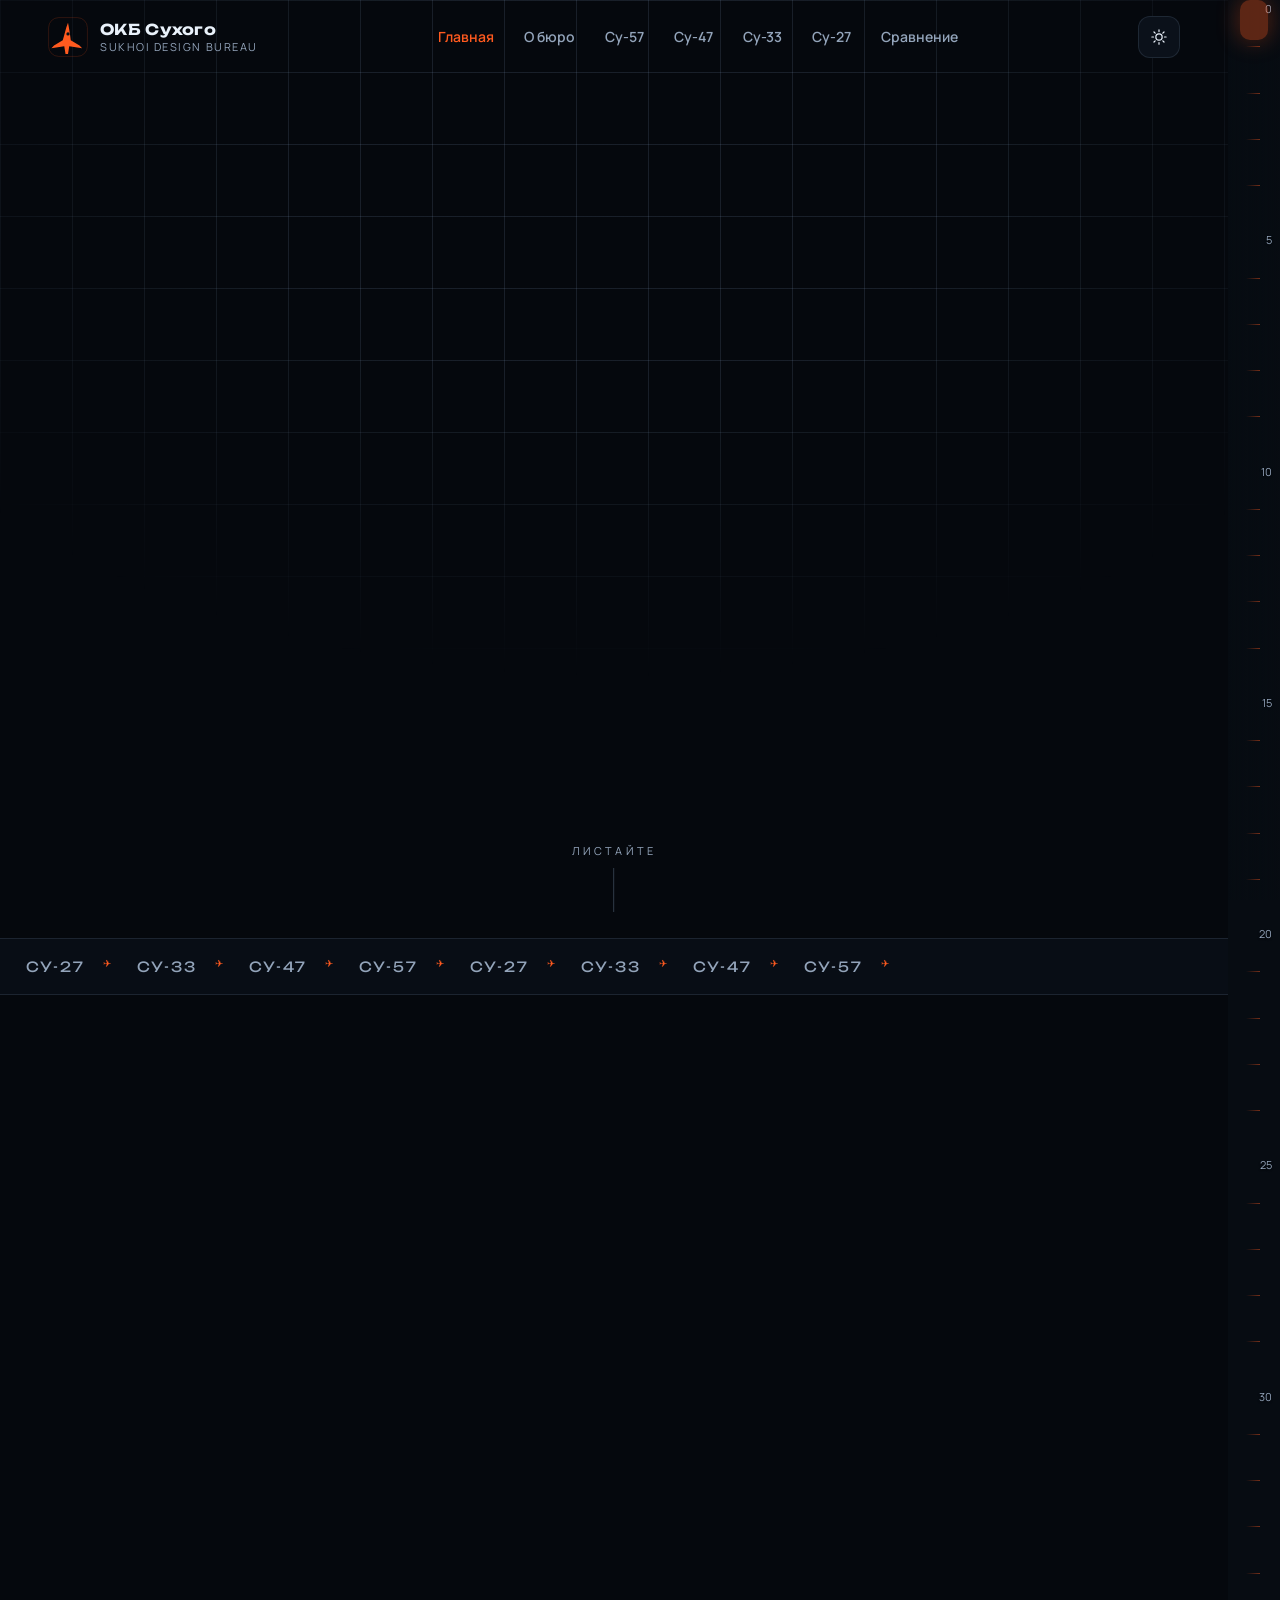
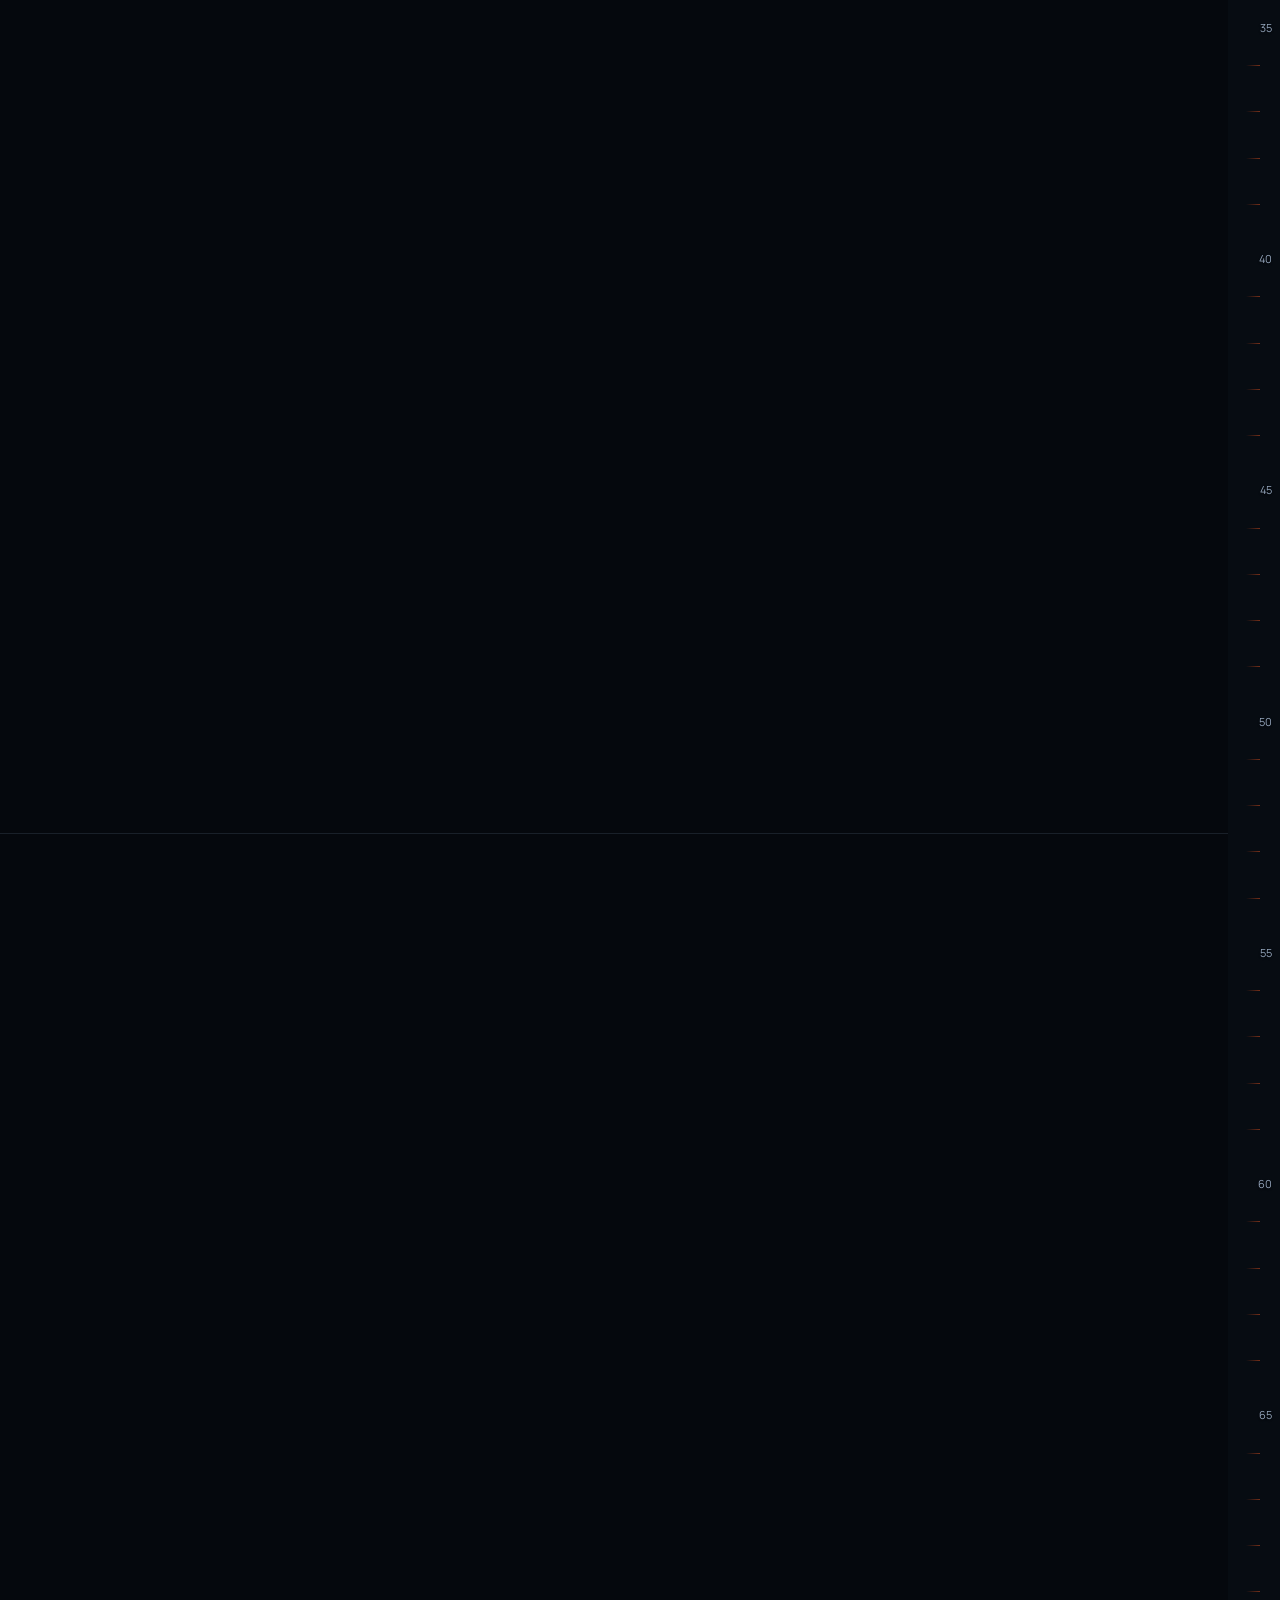
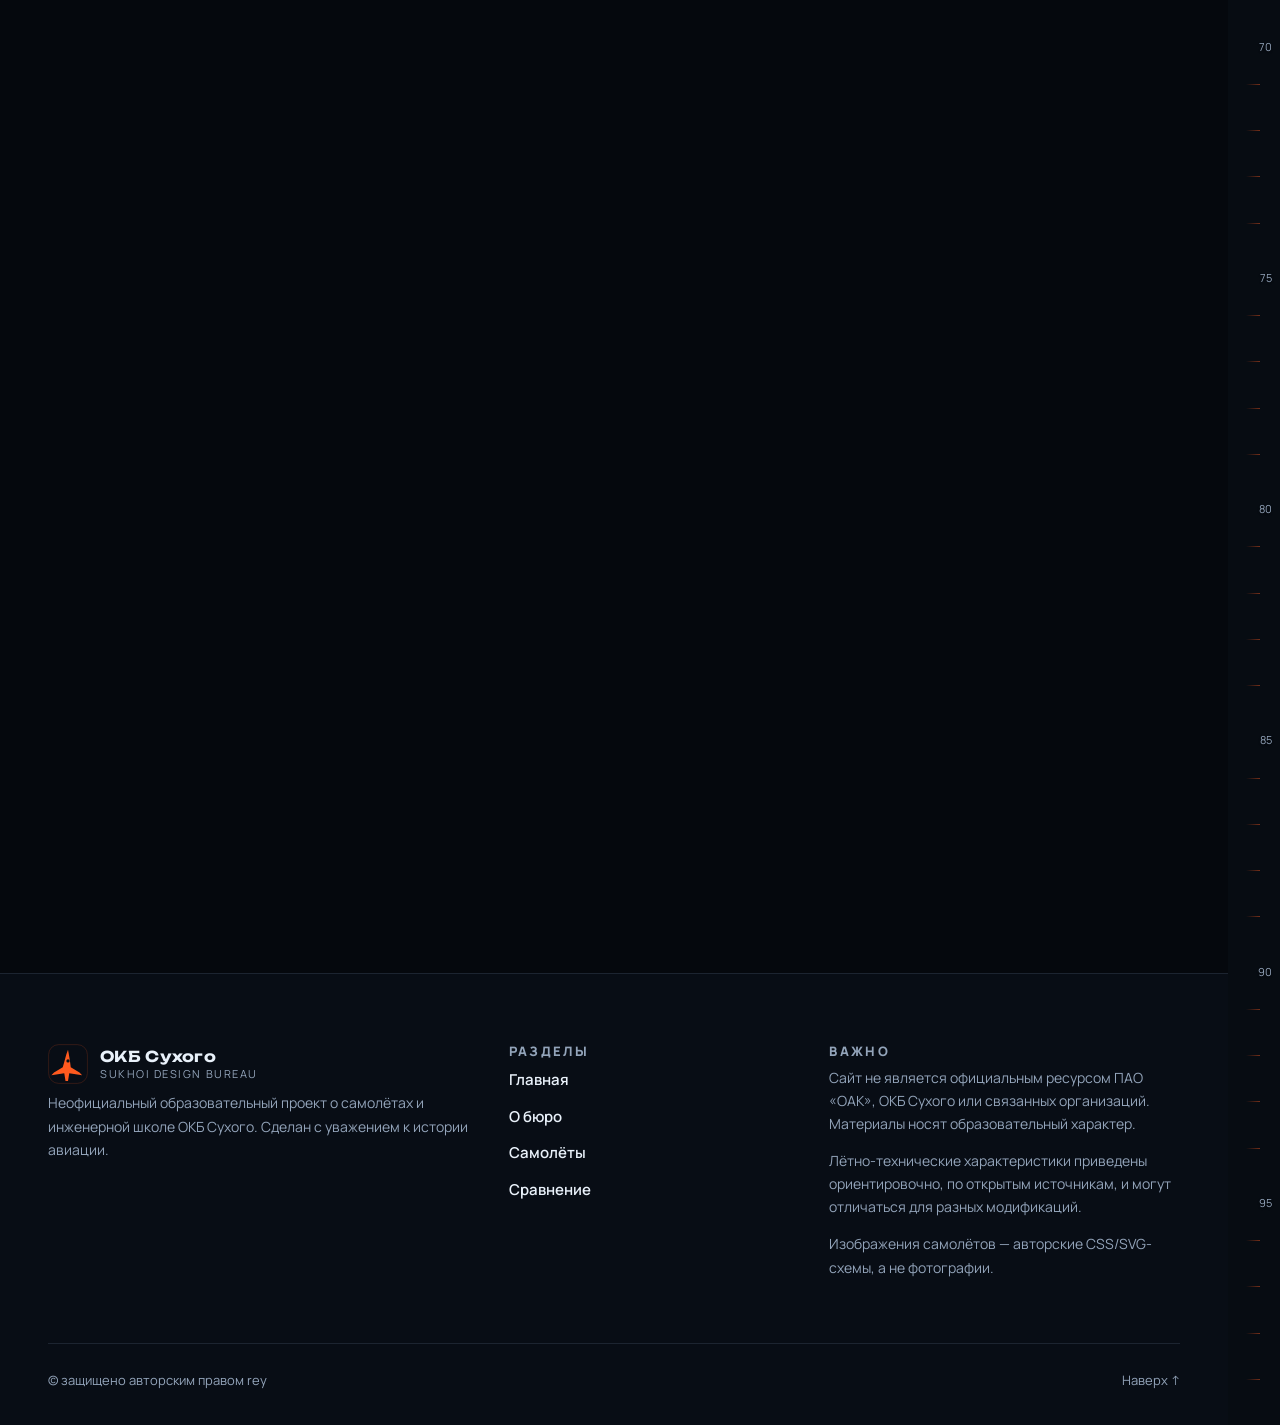
<file: index.html>
<!DOCTYPE html>
<html lang="ru" data-theme="dark">
<head>
  <meta charset="UTF-8">
  <meta name="viewport" content="width=device-width, initial-scale=1.0">
  <title>ОКБ Сухого — небо начинается с идеи</title>
  <meta name="description" content="Сайт-путеводитель по ОКБ Сухого и истребителям Су-57, Су-47, Су-33 и Су-27. История бюро, самолёты и их характеристики.">
  <meta name="theme-color" content="#05080d">
  <meta name="color-scheme" content="dark light">
  <link rel="icon" href="favicon.svg" type="image/svg+xml">
  <link rel="preconnect" href="https://fonts.googleapis.com">
  <link rel="preconnect" href="https://fonts.gstatic.com" crossorigin>
  <link href="https://fonts.googleapis.com/css2?family=Manrope:wght@400;500;600;700;800&family=Unbounded:wght@300;400;500;600;700&display=swap" rel="stylesheet">
  <link rel="stylesheet" href="css/style.css">
  <script>
    (function () {
      try {
        var saved = localStorage.getItem('sukhoi-theme');
        document.documentElement.dataset.theme = saved === 'light' ? 'light' : 'dark';
      } catch (error) {
        document.documentElement.dataset.theme = 'dark';
      }
      document.documentElement.classList.add('js');
    })();
  </script>
</head>
<body>
  <a class="skip-link" href="#main">Перейти к содержанию</a>
  <div class="scroll-progress" id="scrollProgress" aria-hidden="true"><span></span></div>

  <header class="site-header" id="header">
    <div class="container header__inner">
      <a class="brand" href="index.html" aria-label="ОКБ Сухого — на главную">
        <svg class="brand__mark" viewBox="0 0 64 64" aria-hidden="true">
          <rect x="1" y="1" width="62" height="62" rx="16" fill="none" stroke="currentColor" stroke-opacity=".28"/>
          <path d="M32 9c2 10 3.4 19 4.4 28l14 8.4 4.2 4.4-20.6-3.2-2 12.6h-4l-2-12.6-20.6 3.2 4.2-4.4 14-8.4C26.6 28 28 19 32 9Z" fill="currentColor"/>
          <circle cx="32" cy="27" r="2.6" fill="#031018"/>
        </svg>
        <span class="brand__text">
          <strong>ОКБ Сухого</strong>
          <small>Sukhoi Design Bureau</small>
        </span>
      </a>

      <nav class="nav" id="nav" aria-label="Основная навигация">
        <a href="index.html#top">Главная</a>
        <a href="index.html#about">О бюро</a>
        <a href="su-57.html">Су-57</a>
        <a href="su-47.html">Су-47</a>
        <a href="su-33.html">Су-33</a>
        <a href="su-27.html">Су-27</a>
        <a href="compare.html">Сравнение</a>
      </nav>

      <div class="header-actions">
        <button class="icon-btn" id="themeToggle" type="button" aria-label="Включить светлую тему" aria-pressed="false">
          <svg class="icon-sun" viewBox="0 0 24 24" width="18" height="18" fill="none" stroke="currentColor" stroke-width="1.6" stroke-linecap="round" aria-hidden="true">
            <circle cx="12" cy="12" r="4.2"/>
            <path d="M12 2.5v2.2M12 19.3v2.2M2.5 12h2.2M19.3 12h2.2M5.3 5.3l1.6 1.6M17.1 17.1l1.6 1.6M18.7 5.3l-1.6 1.6M6.9 17.1l-1.6 1.6"/>
          </svg>
          <svg class="icon-moon" viewBox="0 0 24 24" width="18" height="18" fill="none" stroke="currentColor" stroke-width="1.6" stroke-linecap="round" stroke-linejoin="round" aria-hidden="true">
            <path d="M20.2 14.1A8.2 8.2 0 0 1 9.9 3.8 8.2 8.2 0 1 0 20.2 14.1Z"/>
          </svg>
        </button>
        <button class="burger" id="burger" type="button" aria-label="Открыть меню" aria-expanded="false" aria-controls="nav">
          <span></span><span></span><span></span>
        </button>
      </div>
    </div>
  </header>

  <main id="main">
    <section class="hero" id="top" aria-labelledby="heroTitle">
      <div class="hero__grid" aria-hidden="true"></div>
      <div class="container hero__inner">
        <div class="hero__copy" data-reveal>
          <p class="eyebrow"><span class="eyebrow__dot"></span> Опытное конструкторское бюро · с 1939</p>
          <h1 class="hero__title" id="heroTitle">
            <span>Небо</span>
            <span>начинается</span>
            <span class="accent">с идеи.</span>
          </h1>
          <p class="hero__lead">ОКБ Сухого — одно из старейших авиационных конструкторских бюро России. Здесь рождались самолёты, которые меняли представление о скорости, манёвре и надёжности.</p>
          <div class="hero__actions">
            <a class="btn btn--primary" href="#fleet">
              Смотреть самолёты
              <svg viewBox="0 0 20 20" width="14" height="14" fill="none" stroke="currentColor" stroke-width="1.8" stroke-linecap="round" stroke-linejoin="round" aria-hidden="true"><path d="M4 10h12M11 5l5 5-5 5"/></svg>
            </a>
            <a class="btn btn--ghost" href="#about">История бюро</a>
          </div>
          <dl class="hero__stats">
            <div class="hero-stat"><dt>1939</dt><dd>год основания</dd></div>
            <div class="hero-stat"><dt>100+</dt><dd>типов и модификаций</dd></div>
            <div class="hero-stat"><dt>30+</dt><dd>стран эксплуатации</dd></div>
            <div class="hero-stat"><dt>2010</dt><dd>первый полёт Су-57</dd></div>
          </dl>
        </div>

        <div class="hero__visual" data-reveal style="--reveal-delay:.14s">
          <div class="stage" id="aircraftStage">
            <div class="stage__ring stage__ring--1" aria-hidden="true"></div>
            <div class="stage__ring stage__ring--2" aria-hidden="true"></div>
            <div class="stage__ring stage__ring--3" aria-hidden="true"></div>
            <div class="stage__cross" aria-hidden="true"></div>
            <div class="stage__scan" aria-hidden="true"></div>

            <svg class="aircraft" viewBox="0 0 600 600" role="img" aria-label="Схематичное изображение истребителя Су-57, вид сверху">
              <defs>
                <linearGradient id="bodyGrad" x1="300" y1="40" x2="300" y2="500" gradientUnits="userSpaceOnUse">
                  <stop offset="0" class="aircraft-stop-1"/>
                  <stop offset=".55" class="aircraft-stop-2"/>
                  <stop offset="1" class="aircraft-stop-3"/>
                </linearGradient>
                <linearGradient id="wingGrad" x1="80" y1="230" x2="520" y2="370" gradientUnits="userSpaceOnUse">
                  <stop offset="0" class="wing-stop-1"/>
                  <stop offset="1" class="wing-stop-2"/>
                </linearGradient>
                <radialGradient id="engineGlow" cx="50%" cy="50%" r="50%">
                  <stop offset="0" class="engine-stop-1"/>
                  <stop offset=".55" class="engine-stop-2"/>
                  <stop offset="1" class="engine-stop-3"/>
                </radialGradient>
                <filter id="softGlow" x="-60%" y="-60%" width="220%" height="220%">
                  <feGaussianBlur stdDeviation="14"/>
                </filter>
              </defs>

              <g class="aircraft__group">
                <ellipse class="aircraft__glow" cx="274" cy="486" rx="22" ry="56" fill="url(#engineGlow)" filter="url(#softGlow)"/>
                <ellipse class="aircraft__glow" cx="326" cy="486" rx="22" ry="56" fill="url(#engineGlow)" filter="url(#softGlow)"/>

                <path class="aircraft__wing-shape" d="M274 216 214 242 88 340 82 370 266 360 270 300Z"/>
                <path class="aircraft__wing-shape" d="M326 216 386 242 512 340 518 370 334 360 330 300Z"/>

                <path class="aircraft__tail-shape" d="M280 384 214 430 214 442 284 426 288 402Z"/>
                <path class="aircraft__tail-shape" d="M320 384 386 430 386 442 316 426 312 402Z"/>

                <path class="aircraft__fin-shape" d="M286 338 252 402 258 408 292 360Z"/>
                <path class="aircraft__fin-shape" d="M314 338 348 402 342 408 308 360Z"/>

                <path class="aircraft__nacelle-shape" d="M278 370 260 398 260 460 270 488 286 492 288 430 284 392Z"/>
                <path class="aircraft__nacelle-shape" d="M322 370 340 398 340 460 330 488 314 492 312 430 316 392Z"/>

                <path class="aircraft__body-shape" d="M300 40c6 36 10 76 12 116l6 48 8 12 4 124-8 58-14 44-8 10-8-10-14-44-8-58 4-124 8-12 6-48c2-40 6-80 12-116Z"/>
                <path class="aircraft__lerx" d="M288 154 236 222 272 224 282 204Z"/>
                <path class="aircraft__lerx" d="M312 154 364 222 328 224 318 204Z"/>

                <ellipse class="aircraft__nozzle" cx="274" cy="492" rx="12" ry="15"/>
                <ellipse class="aircraft__nozzle" cx="326" cy="492" rx="12" ry="15"/>
                <ellipse class="aircraft__nozzle-inner" cx="274" cy="494" rx="6.5" ry="9"/>
                <ellipse class="aircraft__nozzle-inner" cx="326" cy="494" rx="6.5" ry="9"/>

                <path class="aircraft__canopy" d="M300 98c6 20 8 42 8 60l-16 0c0-18 2-40 8-60Z"/>
                <path class="aircraft__canopy-line" d="M300 108c3 14 4 30 4 42"/>
                <path class="aircraft__panel" d="M300 62v370"/>
                <path class="aircraft__panel" d="M274 230 100 348M326 230 500 348M270 340 92 366M330 340 508 366"/>
                <path class="aircraft__panel" d="M276 300 264 360M324 300 336 360M282 360 276 430M318 360 324 430"/>
                <path class="aircraft__panel" d="M286 96 300 128 314 96"/>
                <circle class="aircraft__accent" cx="300" cy="68" r="3"/>
                <circle class="aircraft__nav" cx="88" cy="342" r="2.7"/>
                <circle class="aircraft__nav aircraft__nav--right" cx="512" cy="342" r="2.7"/>
              </g>
            </svg>

            <div class="stage__label stage__label--tl">
              <span class="stage__label-kicker">Флагман бюро</span>
              <strong>Су-57</strong>
              <span>пятое поколение</span>
            </div>
            <div class="stage__label stage__label--tr">
              <span class="stage__label-kicker">Первый полёт</span>
              <strong>2010</strong>
              <span>истребитель нового поколения</span>
            </div>
            <div class="stage__label stage__label--bl">
              <span class="stage__label-kicker">Возможности</span>
              <strong>Сверхзвуковой</strong>
              <span>крейсер</span>
            </div>
            <div class="stage__label stage__label--br">
              <span class="stage__label-kicker">Практический потолок</span>
              <strong>≈20 000 м</strong>
              <span>высота полёта</span>
            </div>
          </div>
        </div>
      </div>
      <a class="hero__scroll" href="#about" aria-label="Прокрутить к разделу о бюро">
        <span>Листайте</span>
        <i aria-hidden="true"></i>
      </a>
    </section>

    <div class="ticker" aria-hidden="true">
      <div class="ticker__track">
        <div class="ticker__group">
          <span class="ticker__item">Су-27</span><span class="ticker__item">Су-33</span><span class="ticker__item">Су-47</span><span class="ticker__item">Су-57</span>
        </div>
        <div class="ticker__group">
          <span class="ticker__item">Су-27</span><span class="ticker__item">Су-33</span><span class="ticker__item">Су-47</span><span class="ticker__item">Су-57</span>
        </div>
      </div>
    </div>

    <section class="section" id="about" aria-labelledby="aboutTitle">
      <div class="container">
        <div class="section-head" data-reveal>
          <div class="section-head__aside">
            <span class="section-number">01</span>
            <span class="section-kicker">О бюро</span>
          </div>
          <div class="section-head__main">
            <h2 id="aboutTitle">Инженерная школа,<br>которая мыслит небом.</h2>
            <p>ОКБ Сухого — это не только перечень самолётов. Это культура проектирования, в которой скорость, надёжность и управляемость проверяются расчётом, стендом и полётом.</p>
          </div>
        </div>

        <div class="about__grid">
          <div class="about__story" data-reveal>
            <p class="about__lead">История бюро началась в 1939 году, когда Павел Осипович Сухой возглавил самостоятельное конструкторское бюро. С тех пор здесь прошли путь от истребителя Су-27 до истребителя пятого поколения Су-57.</p>
            <p>Школа Сухого складывалась вокруг нескольких принципов: аэродинамика должна работать на пилота, конструкция — на надёжность, а каждая новая машина — открывать возможность, которой не было раньше.</p>
            <p>Сегодня наследие бюро — это живые линии развития: семейство Су-27, ударные Су-34, штурмовик Су-25, палубный Су-33, эксперимент «Беркут» (Су-47) и флагман Су-57.</p>

            <blockquote class="about__quote">
              <p>«Самолёт — это система взглядов на небо, проверенная расчётом и испытанием.»</p>
              <footer>Принцип инженерной школы ОКБ Сухого</footer>
            </blockquote>
          </div>

          <div class="about__cards">
            <article class="fact-card fact-card--profile" data-reveal>
              <div class="profile-monogram" aria-hidden="true">П.О.</div>
              <div>
                <span class="fact-card__meta">1895–1975 · авиаконструктор</span>
                <h3>Павел Осипович Сухой</h3>
                <p>Один из ключевых конструкторов советской авиации. Возглавил бюро в 1939 году и заложил основу школы, которая продолжает развиваться.</p>
              </div>
            </article>

            <article class="fact-card" data-reveal style="--reveal-delay:.05s">
              <span class="fact-card__year">1939</span>
              <h3>Самостоятельное бюро</h3>
              <p>Павел Сухой возглавляет отдельное конструкторское бюро. Начинается самостоятельная история ОКБ.</p>
            </article>

            <article class="fact-card" data-reveal style="--reveal-delay:.1s">
              <span class="fact-card__year">1977</span>
              <h3>Су-27</h3>
              <p>Первый полёт истребителя, который стал символом школы Сухого и основой большого семейства.</p>
            </article>

            <article class="fact-card" data-reveal style="--reveal-delay:.15s">
              <span class="fact-card__year">2010</span>
              <h3>Су-57</h3>
              <p>Первый полёт истребителя пятого поколения — малая заметность и цифровые системы.</p>
            </article>
          </div>
        </div>

        <div class="principles" data-reveal>
          <article class="principle">
            <span class="principle__num">01</span>
            <div>
              <h3>Надёжность</h3>
              <p>Простота и ремонтопригодность не менее важны, чем скорость. Самолёт должен возвращаться домой.</p>
            </div>
          </article>
          <article class="principle">
            <span class="principle__num">02</span>
            <div>
              <h3>Управляемость</h3>
              <p>Аэродинамика и системы должны давать пилоту уверенность, а не требовать её.</p>
            </div>
          </article>
          <article class="principle">
            <span class="principle__num">03</span>
            <div>
              <h3>Развитие</h3>
              <p>Каждая модификация — это возможность сделать машину точнее под задачу, а не просто быстрее.</p>
            </div>
          </article>
        </div>
      </div>
    </section>

    <section class="section section--line" id="fleet" aria-labelledby="fleetTitle">
      <div class="container">
        <div class="section-head" data-reveal>
          <div class="section-head__aside">
            <span class="section-number">02</span>
            <span class="section-kicker">Самолёты</span>
          </div>
          <div class="section-head__main">
            <h2 id="fleetTitle">Четыре крыла.<br>Одна школа.</h2>
            <p>Семь десятилетий развития — от классического Су-27 до флагмана пятого поколения Су-57. Каждая машина — следующий шаг эволюции бюро.</p>
          </div>
        </div>

        <div class="fleet__grid">
          <a class="aircraft-card" href="su-27.html" data-reveal>
            <div class="aircraft-card__top">
              <span class="aircraft-card__code">СУ-27</span>
              <span class="aircraft-card__gen">Семейство · классика</span>
            </div>
            <h3>Су-27 <small>«Фланкер» — истребитель превосходства</small></h3>
            <p>Первый полёт 1977 года, манёвренность и основа большого семейства. Сюда же пришли все последующие модификации.</p>
            <div class="aircraft-card__meta">
              <span>Первый полёт <strong>1977</strong></span>
              <span>Статус <strong>в строю</strong></span>
            </div>
            <span class="btn btn--primary">Открыть карточку</span>
          </a>

          <a class="aircraft-card" href="su-33.html" data-reveal style="--reveal-delay:.08s">
            <div class="aircraft-card__top">
              <span class="aircraft-card__code">СУ-33</span>
              <span class="aircraft-card__gen">Семейство · морская модификация</span>
            </div>
            <h3>Су-33 <small>«Фланкер-Д» — палубный истребитель</small></h3>
            <p>Морская версия Су-27: взлёт с палубы авианосца, складывающееся крыло и усиленное шасси.</p>
            <div class="aircraft-card__meta">
              <span>Первый полёт <strong>1987</strong></span>
              <span>В строй <strong>с 1998</strong></span>
            </div>
            <span class="btn btn--primary">Открыть карточку</span>
          </a>

          <a class="aircraft-card" href="su-47.html" data-reveal>
            <div class="aircraft-card__top">
              <span class="aircraft-card__code">СУ-47</span>
              <span class="aircraft-card__gen">Эксперимент · технологии</span>
            </div>
            <h3>Су-47 <small>«Беркут» — крыло обратной стреловидности</small></h3>
            <p>Экспериментальный истребитель с композитным крылом обратной стреловидности. Технологии легли в основу Су-57.</p>
            <div class="aircraft-card__meta">
              <span>Первый полёт <strong>1997</strong></span>
              <span>Статус <strong>закрыт</strong></span>
            </div>
            <span class="btn btn--primary">Открыть карточку</span>
          </a>

          <a class="aircraft-card" href="su-57.html" data-reveal style="--reveal-delay:.16s">
            <div class="aircraft-card__top">
              <span class="aircraft-card__code">СУ-57</span>
              <span class="aircraft-card__gen">Пятое поколение · ПАК ФА</span>
            </div>
            <h3>Су-57 <small>«Фелон» — флагман бюро</small></h3>
            <p>Первый истребитель России с малой заметностью, сверхзвуковым крейсером и цифровыми системами управления.</p>
            <div class="aircraft-card__meta">
              <span>Первый полёт <strong>2010</strong></span>
              <span>В строй <strong>с 2020</strong></span>
            </div>
            <span class="btn btn--primary">Открыть карточку</span>
          </a>
        </div>
      </div>
    </section>

    <section class="cta" aria-labelledby="ctaTitle">
      <div class="container cta__inner" data-reveal>
        <p class="eyebrow"><span class="eyebrow__dot"></span> Идея → расчёт → испытание → небо</p>
        <h2 id="ctaTitle">История продолжается<br><span class="accent">на новых скоростях.</span></h2>
        <div class="cta__actions">
          <a class="btn btn--primary" href="#fleet">К самолётам</a>
          <a class="btn btn--ghost" href="compare.html">Сравнить самолёты</a>
        </div>
      </div>
    </section>
  </main>

  <footer class="footer">
    <div class="container">
      <div class="footer__top">
        <div class="footer__brand">
          <a class="brand" href="index.html" aria-label="ОКБ Сухого — на главную">
            <svg class="brand__mark" viewBox="0 0 64 64" aria-hidden="true">
              <rect x="1" y="1" width="62" height="62" rx="16" fill="none" stroke="currentColor" stroke-opacity=".28"/>
              <path d="M32 9c2 10 3.4 19 4.4 28l14 8.4 4.2 4.4-20.6-3.2-2 12.6h-4l-2-12.6-20.6 3.2 4.2-4.4 14-8.4C26.6 28 28 19 32 9Z" fill="currentColor"/>
              <circle cx="32" cy="27" r="2.6" fill="#031018"/>
            </svg>
            <span class="brand__text">
              <strong>ОКБ Сухого</strong>
              <small>Sukhoi Design Bureau</small>
            </span>
          </a>
          <p>Неофициальный образовательный проект о самолётах и инженерной школе ОКБ Сухого. Сделан с уважением к истории авиации.</p>
        </div>

        <nav class="footer__nav" aria-label="Навигация в подвале">
          <h3>Разделы</h3>
          <ul>
            <li><a href="index.html">Главная</a></li>
            <li><a href="index.html#about">О бюро</a></li>
            <li><a href="index.html#fleet">Самолёты</a></li>
            <li><a href="compare.html">Сравнение</a></li>
          </ul>
        </nav>

        <div class="footer__note">
          <h3>Важно</h3>
          <p>Сайт не является официальным ресурсом ПАО «ОАК», ОКБ Сухого или связанных организаций. Материалы носят образовательный характер.</p>
          <p>Лётно-технические характеристики приведены ориентировочно, по открытым источникам, и могут отличаться для разных модификаций.</p>
          <p>Изображения самолётов — авторские CSS/SVG-схемы, а не фотографии.</p>
        </div>
      </div>

      <div class="footer__bottom">
        <span>© защищено авторским правом rey</span>
        <a href="index.html#top">Наверх ↑</a>
      </div>
    </div>
  </footer>

  <button class="to-top" id="toTop" type="button" aria-label="Наверх">
    <svg viewBox="0 0 20 20" width="16" height="16" fill="none" stroke="currentColor" stroke-width="1.8" stroke-linecap="round" stroke-linejoin="round" aria-hidden="true"><path d="M10 16V4M5 9l5-5 5 5"/></svg>
  </button>

  <script src="js/data.js"></script>
  <script src="js/app.js"></script>
</body>
</html>
</file>
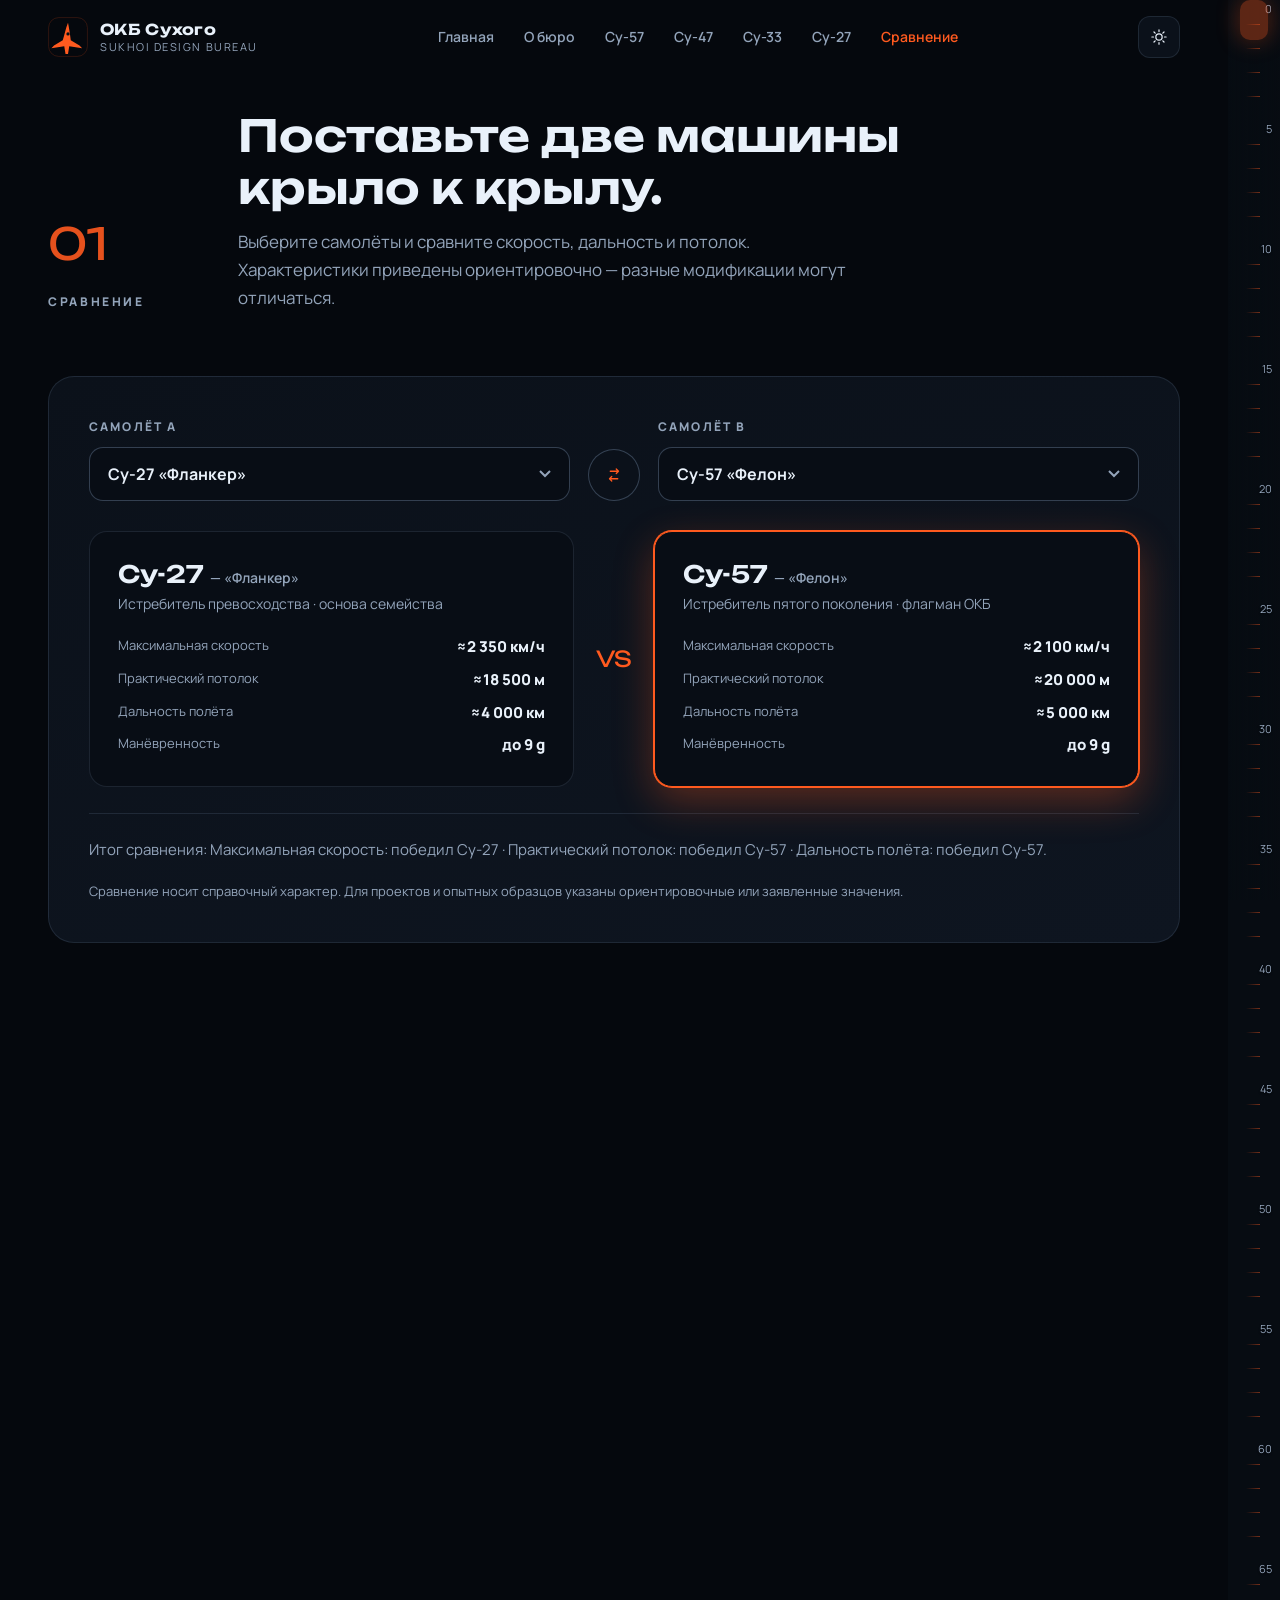
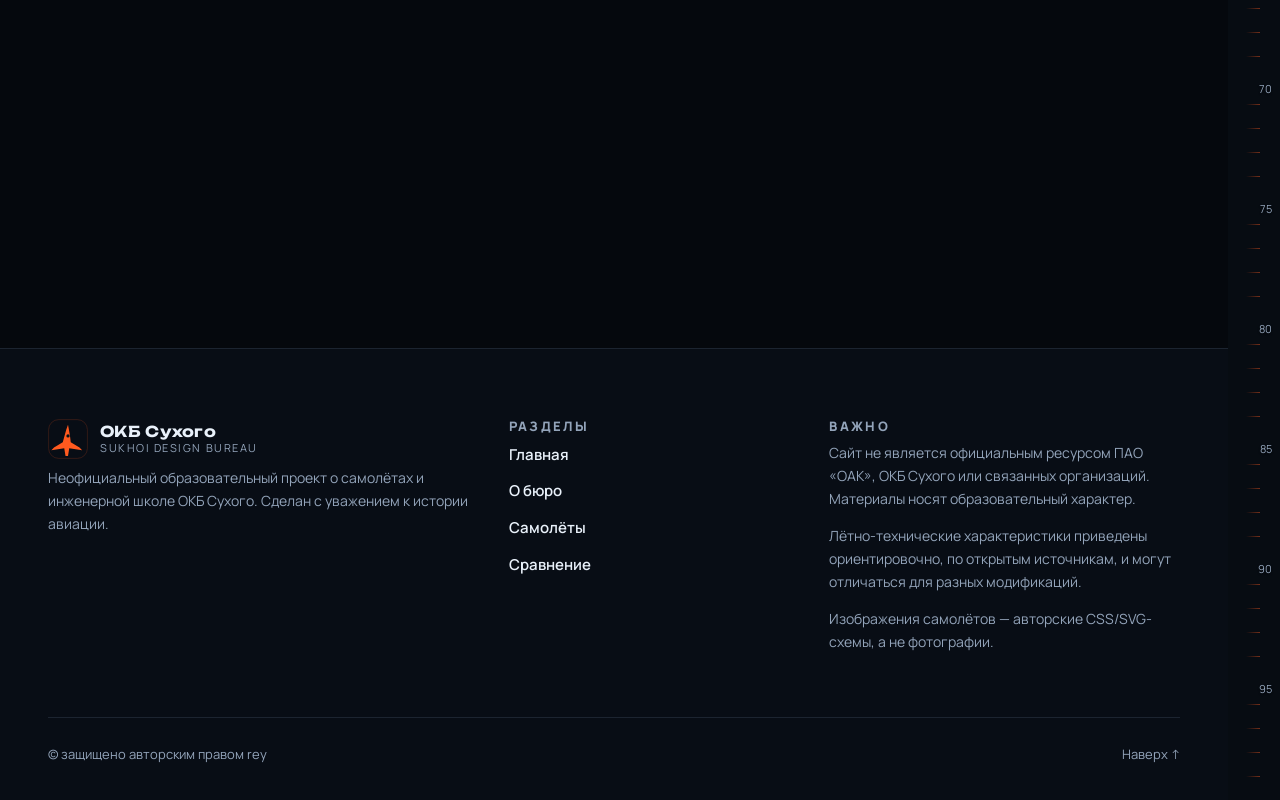
<file: compare.html>
<!DOCTYPE html>
<html lang="ru" data-theme="dark">
<head>
  <meta charset="UTF-8">
  <meta name="viewport" content="width=device-width, initial-scale=1.0">
  <title>Сравнение самолётов — ОКБ Сухого</title>
  <meta name="description" content="Сравнение истребителей ОКБ Сухого: Су-27, Су-33, Су-47 и Су-57. Скорость, потолок, дальность и манёвренность в одной таблице.">
  <meta name="theme-color" content="#05080d">
  <meta name="color-scheme" content="dark light">
  <link rel="icon" href="favicon.svg" type="image/svg+xml">
  <link rel="preconnect" href="https://fonts.googleapis.com">
  <link rel="preconnect" href="https://fonts.gstatic.com" crossorigin>
  <link href="https://fonts.googleapis.com/css2?family=Manrope:wght@400;500;600;700;800&family=Unbounded:wght@300;400;500;600;700&display=swap" rel="stylesheet">
  <link rel="stylesheet" href="css/style.css">
  <script>
    (function () {
      try {
        var saved = localStorage.getItem('sukhoi-theme');
        document.documentElement.dataset.theme = saved === 'light' ? 'light' : 'dark';
      } catch (error) {
        document.documentElement.dataset.theme = 'dark';
      }
      document.documentElement.classList.add('js');
    })();
  </script>
</head>
<body>
  <a class="skip-link" href="#main">Перейти к содержанию</a>
  <div class="scroll-progress" id="scrollProgress" aria-hidden="true"><span></span></div>

  <header class="site-header" id="header">
    <div class="container header__inner">
      <a class="brand" href="index.html" aria-label="ОКБ Сухого — на главную">
        <svg class="brand__mark" viewBox="0 0 64 64" aria-hidden="true">
          <rect x="1" y="1" width="62" height="62" rx="16" fill="none" stroke="currentColor" stroke-opacity=".28"/>
          <path d="M32 9c2 10 3.4 19 4.4 28l14 8.4 4.2 4.4-20.6-3.2-2 12.6h-4l-2-12.6-20.6 3.2 4.2-4.4 14-8.4C26.6 28 28 19 32 9Z" fill="currentColor"/>
          <circle cx="32" cy="27" r="2.6" fill="#031018"/>
        </svg>
        <span class="brand__text">
          <strong>ОКБ Сухого</strong>
          <small>Sukhoi Design Bureau</small>
        </span>
      </a>

      <nav class="nav" id="nav" aria-label="Основная навигация">
        <a href="index.html">Главная</a>
        <a href="index.html#about">О бюро</a>
        <a href="su-57.html">Су-57</a>
        <a href="su-47.html">Су-47</a>
        <a href="su-33.html">Су-33</a>
        <a href="su-27.html">Су-27</a>
        <a href="compare.html">Сравнение</a>
      </nav>

      <div class="header-actions">
        <button class="icon-btn" id="themeToggle" type="button" aria-label="Включить светлую тему" aria-pressed="false">
          <svg class="icon-sun" viewBox="0 0 24 24" width="18" height="18" fill="none" stroke="currentColor" stroke-width="1.6" stroke-linecap="round" aria-hidden="true">
            <circle cx="12" cy="12" r="4.2"/>
            <path d="M12 2.5v2.2M12 19.3v2.2M2.5 12h2.2M19.3 12h2.2M5.3 5.3l1.6 1.6M17.1 17.1l1.6 1.6M18.7 5.3l-1.6 1.6M6.9 17.1l-1.6 1.6"/>
          </svg>
          <svg class="icon-moon" viewBox="0 0 24 24" width="18" height="18" fill="none" stroke="currentColor" stroke-width="1.6" stroke-linecap="round" stroke-linejoin="round" aria-hidden="true">
            <path d="M20.2 14.1A8.2 8.2 0 0 1 9.9 3.8 8.2 8.2 0 1 0 20.2 14.1Z"/>
          </svg>
        </button>
        <button class="burger" id="burger" type="button" aria-label="Открыть меню" aria-expanded="false" aria-controls="nav">
          <span></span><span></span><span></span>
        </button>
      </div>
    </div>
  </header>

  <main id="main">
    <section class="section" aria-labelledby="compareTitle">
      <div class="container">
        <div class="section-head" data-reveal>
          <div class="section-head__aside">
            <span class="section-number">01</span>
            <span class="section-kicker">Сравнение</span>
          </div>
          <div class="section-head__main">
            <h2 id="compareTitle">Поставьте две машины<br>крыло к крылу.</h2>
            <p>Выберите самолёты и сравните скорость, дальность и потолок. Характеристики приведены ориентировочно — разные модификации могут отличаться.</p>
          </div>
        </div>

        <div class="compare__panel" data-reveal>
          <div class="compare__top">
            <div class="compare__selector">
              <label for="compareA">Самолёт A</label>
              <select id="compareA"></select>
            </div>
            <button class="swap-btn" id="swapCompare" type="button" aria-label="Поменять самолёты местами">
              <svg viewBox="0 0 24 24" width="18" height="18" fill="none" stroke="currentColor" stroke-width="1.7" stroke-linecap="round" stroke-linejoin="round" aria-hidden="true"><path d="M7 7h11l-3-3M17 17H6l3 3M18 7l-3 3M6 17l3-3"/></svg>
            </button>
            <div class="compare__selector">
              <label for="compareB">Самолёт B</label>
              <select id="compareB"></select>
            </div>
          </div>

          <div class="compare__grid">
            <div id="compareCardA" class="compare__card"></div>
            <div class="compare__vs" aria-hidden="true">VS</div>
            <div id="compareCardB" class="compare__card"></div>
          </div>

          <p class="compare__summary" id="compareSummary"></p>
          <p class="compare__note">Сравнение носит справочный характер. Для проектов и опытных образцов указаны ориентировочные или заявленные значения.</p>
        </div>

        <div class="table-wrap compare__table" data-reveal>
          <table class="specs">
            <caption>Четыре истребителя бюро в одной таблице</caption>
            <thead>
              <tr>
                <th scope="col">Параметр</th>
                <th scope="col">Су-27</th>
                <th scope="col">Су-33</th>
                <th scope="col">Су-47</th>
                <th scope="col">Су-57</th>
              </tr>
            </thead>
            <tbody>
              <tr><td>Максимальная скорость</td><td>≈2 350 км/ч</td><td>≈2 400 км/ч</td><td>≈2 200 км/ч (M 2,1)</td><td>≈2 100 км/ч</td></tr>
              <tr><td>Практический потолок</td><td>≈18 500 м</td><td>≈18 000 м</td><td>≈18 000 м</td><td>≈20 000 м</td></tr>
              <tr><td>Дальность полёта</td><td>≈4 000 км</td><td>≈3 500 км</td><td>≈3 300 км</td><td>≈5 000 км</td></tr>
              <tr><td>Манёвренность</td><td>до 9 g</td><td>до 9 g</td><td>до 9 g</td><td>до 9 g</td></tr>
            </tbody>
          </table>
        </div>
      </div>
    </section>

    <section class="cta" aria-labelledby="ctaTitle">
      <div class="container cta__inner" data-reveal>
        <p class="eyebrow"><span class="eyebrow__dot"></span> Идея → расчёт → испытание → небо</p>
        <h2 id="ctaTitle">История продолжается<br><span class="accent">на новых скоростях.</span></h2>
        <div class="cta__actions">
          <a class="btn btn--primary" href="index.html#fleet">К самолётам</a>
          <a class="btn btn--ghost" href="index.html#about">Об истории бюро</a>
        </div>
      </div>
    </section>
  </main>

  <footer class="footer">
    <div class="container">
      <div class="footer__top">
        <div class="footer__brand">
          <a class="brand" href="index.html" aria-label="ОКБ Сухого — на главную">
            <svg class="brand__mark" viewBox="0 0 64 64" aria-hidden="true">
              <rect x="1" y="1" width="62" height="62" rx="16" fill="none" stroke="currentColor" stroke-opacity=".28"/>
              <path d="M32 9c2 10 3.4 19 4.4 28l14 8.4 4.2 4.4-20.6-3.2-2 12.6h-4l-2-12.6-20.6 3.2 4.2-4.4 14-8.4C26.6 28 28 19 32 9Z" fill="currentColor"/>
              <circle cx="32" cy="27" r="2.6" fill="#031018"/>
            </svg>
            <span class="brand__text">
              <strong>ОКБ Сухого</strong>
              <small>Sukhoi Design Bureau</small>
            </span>
          </a>
          <p>Неофициальный образовательный проект о самолётах и инженерной школе ОКБ Сухого. Сделан с уважением к истории авиации.</p>
        </div>

        <nav class="footer__nav" aria-label="Навигация в подвале">
          <h3>Разделы</h3>
          <ul>
            <li><a href="index.html">Главная</a></li>
            <li><a href="index.html#about">О бюро</a></li>
            <li><a href="index.html#fleet">Самолёты</a></li>
            <li><a href="compare.html">Сравнение</a></li>
          </ul>
        </nav>

        <div class="footer__note">
          <h3>Важно</h3>
          <p>Сайт не является официальным ресурсом ПАО «ОАК», ОКБ Сухого или связанных организаций. Материалы носят образовательный характер.</p>
          <p>Лётно-технические характеристики приведены ориентировочно, по открытым источникам, и могут отличаться для разных модификаций.</p>
          <p>Изображения самолётов — авторские CSS/SVG-схемы, а не фотографии.</p>
        </div>
      </div>

      <div class="footer__bottom">
        <span>© защищено авторским правом rey</span>
        <a href="index.html#top">Наверх ↑</a>
      </div>
    </div>
  </footer>

  <button class="to-top" id="toTop" type="button" aria-label="Наверх">
    <svg viewBox="0 0 20 20" width="16" height="16" fill="none" stroke="currentColor" stroke-width="1.8" stroke-linecap="round" stroke-linejoin="round" aria-hidden="true"><path d="M10 16V4M5 9l5-5 5 5"/></svg>
  </button>

  <script src="js/data.js"></script>
  <script src="js/app.js"></script>
</body>
</html>
</file>
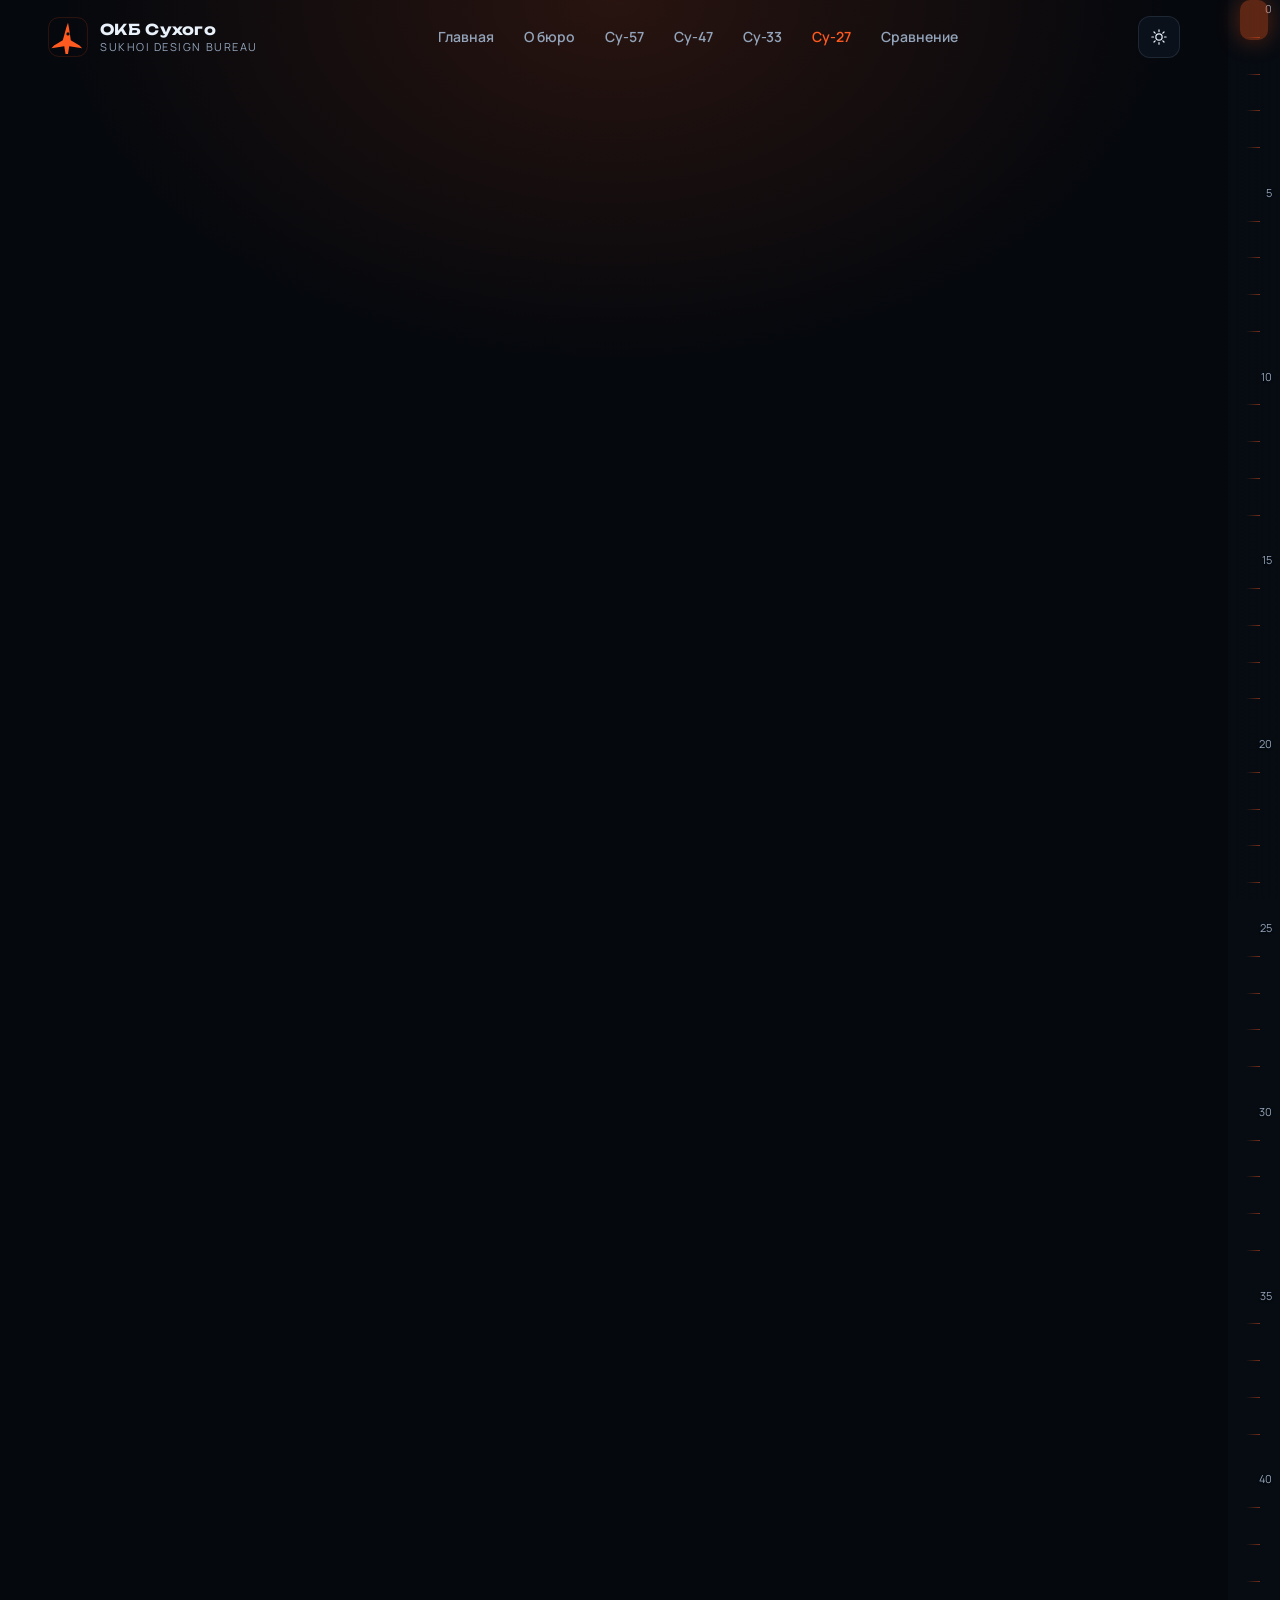
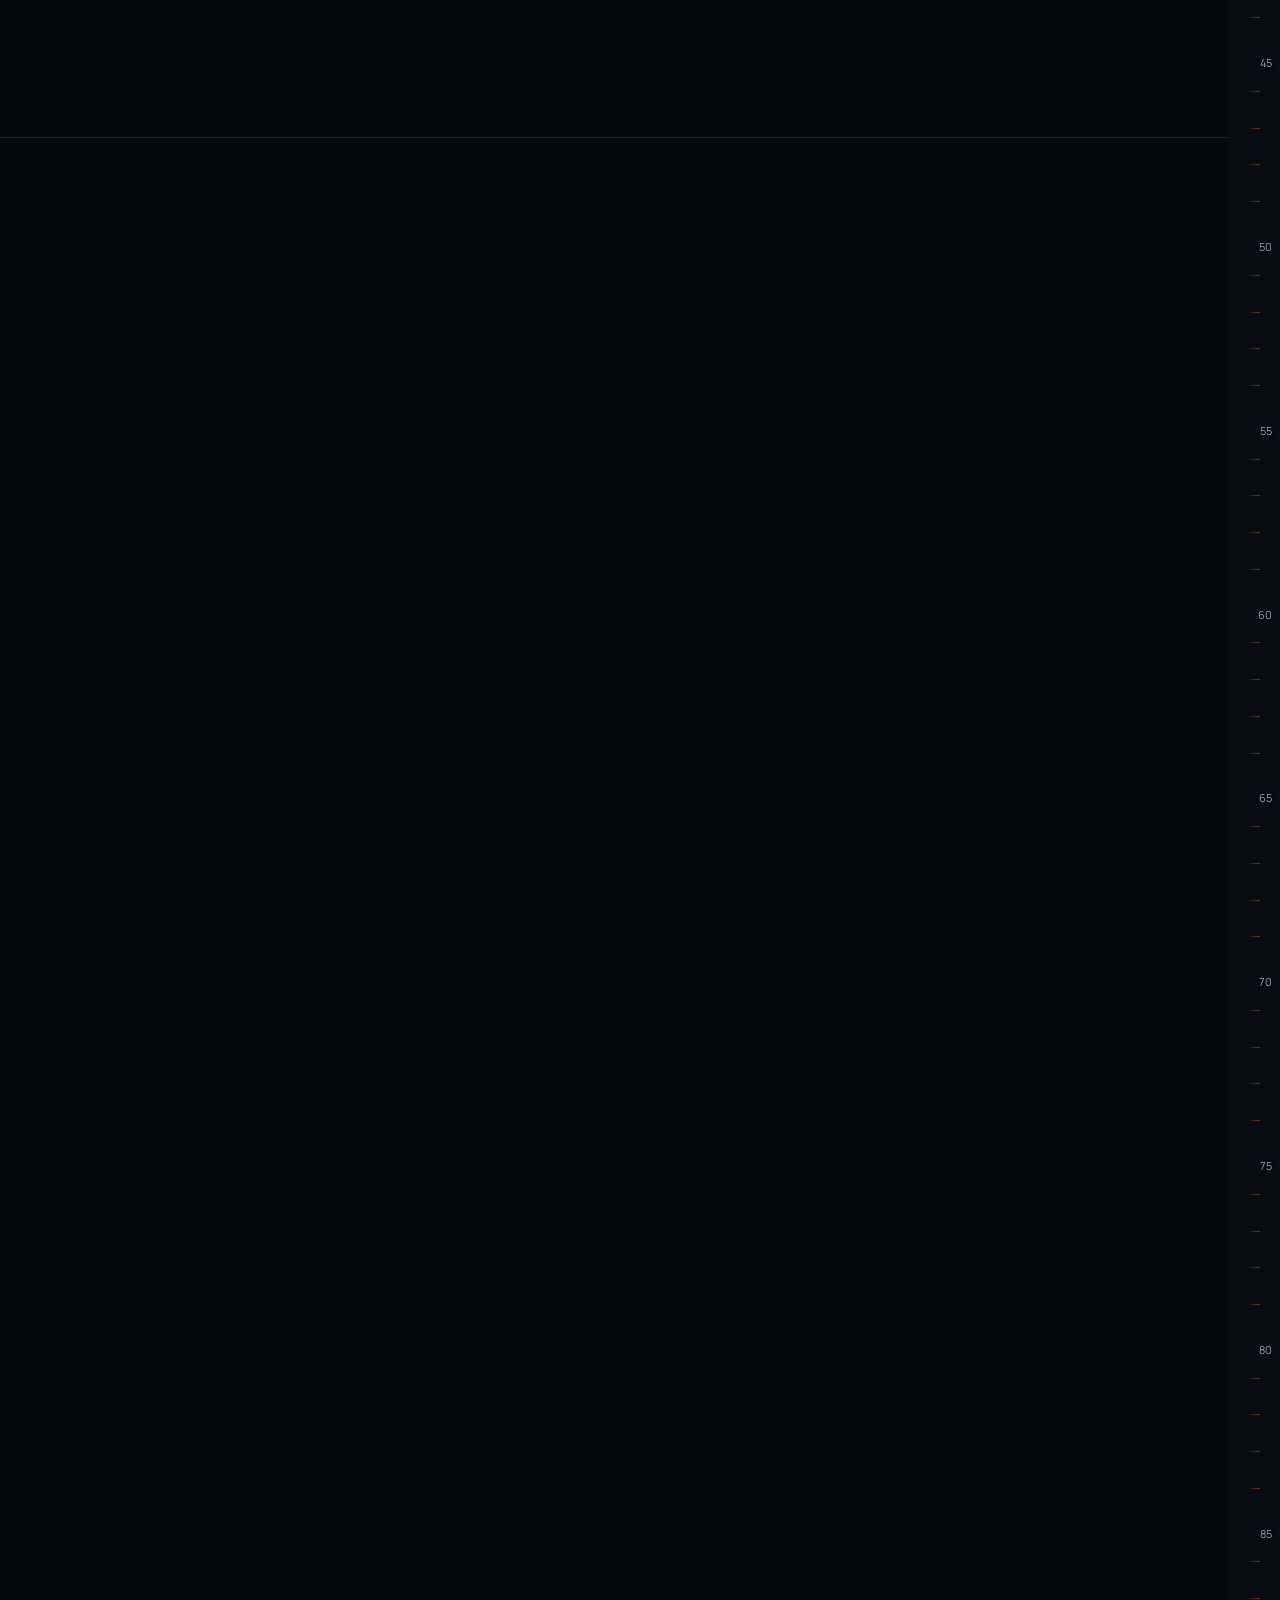
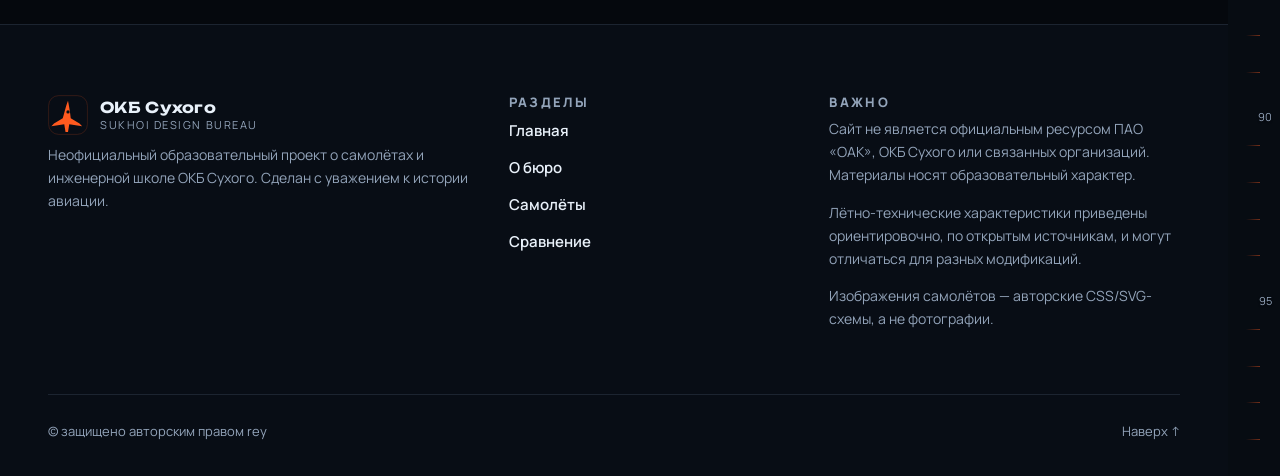
<file: su-27.html>
<!DOCTYPE html>
<html lang="ru" data-theme="dark">
<head>
  <meta charset="UTF-8">
  <meta name="viewport" content="width=device-width, initial-scale=1.0">
  <title>Су-27 — основатель семейства ОКБ Сухого</title>
  <meta name="description" content="Су-27 «Фланкер» — легендарный истребитель ОКБ Сухого, первый полёт которого состоялся в 1977 году. Основатель большого семейства бюро.">
  <meta name="theme-color" content="#05080d">
  <meta name="color-scheme" content="dark light">
  <link rel="icon" href="favicon.svg" type="image/svg+xml">
  <link rel="preconnect" href="https://fonts.googleapis.com">
  <link rel="preconnect" href="https://fonts.gstatic.com" crossorigin>
  <link href="https://fonts.googleapis.com/css2?family=Manrope:wght@400;500;600;700;800&family=Unbounded:wght@300;400;500;600;700&display=swap" rel="stylesheet">
  <link rel="stylesheet" href="css/style.css">
  <script>
    (function () {
      try {
        var saved = localStorage.getItem('sukhoi-theme');
        document.documentElement.dataset.theme = saved === 'light' ? 'light' : 'dark';
      } catch (error) {
        document.documentElement.dataset.theme = 'dark';
      }
      document.documentElement.classList.add('js');
    })();
  </script>
</head>
<body>
  <a class="skip-link" href="#main">Перейти к содержанию</a>
  <div class="scroll-progress" id="scrollProgress" aria-hidden="true"><span></span></div>

  <header class="site-header" id="header">
    <div class="container header__inner">
      <a class="brand" href="index.html" aria-label="ОКБ Сухого — на главную">
        <svg class="brand__mark" viewBox="0 0 64 64" aria-hidden="true">
          <rect x="1" y="1" width="62" height="62" rx="16" fill="none" stroke="currentColor" stroke-opacity=".28"/>
          <path d="M32 9c2 10 3.4 19 4.4 28l14 8.4 4.2 4.4-20.6-3.2-2 12.6h-4l-2-12.6-20.6 3.2 4.2-4.4 14-8.4C26.6 28 28 19 32 9Z" fill="currentColor"/>
          <circle cx="32" cy="27" r="2.6" fill="#031018"/>
        </svg>
        <span class="brand__text">
          <strong>ОКБ Сухого</strong>
          <small>Sukhoi Design Bureau</small>
        </span>
      </a>

      <nav class="nav" id="nav" aria-label="Основная навигация">
        <a href="index.html">Главная</a>
        <a href="index.html#about">О бюро</a>
        <a href="su-57.html">Су-57</a>
        <a href="su-47.html">Су-47</a>
        <a href="su-33.html">Су-33</a>
        <a href="su-27.html">Су-27</a>
        <a href="compare.html">Сравнение</a>
      </nav>

      <div class="header-actions">
        <button class="icon-btn" id="themeToggle" type="button" aria-label="Включить светлую тему" aria-pressed="false">
          <svg class="icon-sun" viewBox="0 0 24 24" width="18" height="18" fill="none" stroke="currentColor" stroke-width="1.6" stroke-linecap="round" aria-hidden="true">
            <circle cx="12" cy="12" r="4.2"/>
            <path d="M12 2.5v2.2M12 19.3v2.2M2.5 12h2.2M19.3 12h2.2M5.3 5.3l1.6 1.6M17.1 17.1l1.6 1.6M18.7 5.3l-1.6 1.6M6.9 17.1l-1.6 1.6"/>
          </svg>
          <svg class="icon-moon" viewBox="0 0 24 24" width="18" height="18" fill="none" stroke="currentColor" stroke-width="1.6" stroke-linecap="round" stroke-linejoin="round" aria-hidden="true">
            <path d="M20.2 14.1A8.2 8.2 0 0 1 9.9 3.8 8.2 8.2 0 1 0 20.2 14.1Z"/>
          </svg>
        </button>
        <button class="burger" id="burger" type="button" aria-label="Открыть меню" aria-expanded="false" aria-controls="nav">
          <span></span><span></span><span></span>
        </button>
      </div>
    </div>
  </header>

  <main id="main">
    <section class="plane-hero" aria-labelledby="su27Title">
      <div class="container">
        <div class="plane-hero__inner" data-reveal>
          <p class="eyebrow"><span class="eyebrow__dot"></span> Истребитель · Основатель семейства</p>
          <h1 id="su27Title">Су-27 <span class="accent">«Фланкер»</span></h1>
          <p class="hero__lead">Легендарный истребитель превосходства, который стал символом школы Сухого и основой большого семейства. Сюда же пришли все последующие модификации.</p>

          <div class="plane-hero__chips">
            <span class="chip"><small>Первый полёт</small><strong>20.05.1977</strong></span>
            <span class="chip"><small>В строй</small><strong>1985</strong></span>
            <span class="chip"><small>Двигатели</small><strong>2 × AL-31F</strong></span>
            <span class="chip"><small>Статус</small><strong>в строю</strong></span>
          </div>

          <dl class="plane-stats">
            <div class="plane-stat" data-reveal><dt>Максимальная скорость</dt><dd>≈2 350<small>км/ч</small></dd></div>
            <div class="plane-stat" data-reveal style="--reveal-delay:.05s"><dt>Практический потолок</dt><dd>≈18 500<small>м</small></dd></div>
            <div class="plane-stat" data-reveal style="--reveal-delay:.1s"><dt>Дальность полёта</dt><dd>≈4 000<small>км</small></dd></div>
            <div class="plane-stat" data-reveal style="--reveal-delay:.15s"><dt>Манёвренность</dt><dd>до 9<small>g</small></dd></div>
          </dl>

          <div class="hero__actions">
            <a class="btn btn--primary" href="compare.html">Сравнить с другими</a>
            <a class="btn btn--ghost" href="index.html#fleet">← Все самолёты бюро</a>
          </div>
        </div>
      </div>
    </section>

    <section class="section" id="about" aria-labelledby="su27StoryTitle">
      <div class="container">
        <div class="section-head" data-reveal>
          <div class="section-head__aside">
            <span class="section-number">01</span>
            <span class="section-kicker">О Су-27</span>
          </div>
          <div class="section-head__main">
            <h2 id="su27StoryTitle">Символ школы Сухого</h2>
            <p>Первый полёт 1977 года, манёвренность и основа большого семейства.</p>
          </div>
        </div>

        <div class="two-col" data-reveal>
          <div class="prose">
            <p>Су-27 стал первым советским истребителем с интегральной компоновкой планера: фюзеляж и крыло работают как единое целое, а механизация крыла помогает держать управляемость на больших углах атаки.</p>
            <p>Именно на базе Су-27 родились палубный Су-33, дальний Су-34, тяжёлый Су-35, а затем и пятое поколение — Су-57.</p>
          </div>
          <div class="fact-list">
            <article>
              <h3>Интегральная компоновка</h3>
              <p>Крыло плавно переходит в фюзеляж и создаёт значительную часть подъёмной силы — визитная карточка семейства.</p>
            </article>
            <article>
              <h3>Механизация крыла</h3>
              <p>Автоматически отклоняемые носки и закрылки помогают сохранять управляемость на больших углах атаки.</p>
            </article>
            <article>
              <h3>Живая легенда</h3>
              <p>Семейство Су-27 до сих пор производится и модернизируется — от палубных до стратегических истребителей.</p>
            </article>
          </div>
        </div>
      </div>
    </section>

    <section class="section plane-section plane-section--line" aria-labelledby="su27SpecsTitle">
      <div class="container">
        <div class="section-head" data-reveal>
          <div class="section-head__aside">
            <span class="section-number">02</span>
            <span class="section-kicker">Технические характеристики</span>
          </div>
          <div class="section-head__main">
            <h2 id="su27SpecsTitle">Сухые цифры,<br>которые летают.</h2>
            <p>Характеристики приведены ориентировочно — разные модификации могут отличаться.</p>
          </div>
        </div>

        <div class="table-wrap" data-reveal>
          <table class="specs">
            <caption>Су-27 — основные характеристики</caption>
            <thead>
              <tr><th scope="col">Параметр</th><th scope="col">Значение</th></tr>
            </thead>
            <tbody>
              <tr><td>Тип</td><td>Истребитель превосходства</td></tr>
              <tr><td>Экипаж</td><td>1</td></tr>
              <tr><td>Максимальная скорость</td><td>≈2 350 км/ч (M 2,2)</td></tr>
              <tr><td>Практический потолок</td><td>≈18 500 м</td></tr>
              <tr><td>Дальность полёта</td><td>≈4 000 км</td></tr>
              <tr><td>Взлётная масса</td><td>≈27 000 / 40 000 кг</td></tr>
              <tr><td>Максимальная перегрузка</td><td>до 9 g</td></tr>
              <tr><td>Классификация НАТО</td><td>Flanker</td></tr>
            </tbody>
          </table>
        </div>
      </div>
    </section>

    <section class="cta" aria-labelledby="ctaTitle">
      <div class="container cta__inner" data-reveal>
        <p class="eyebrow"><span class="eyebrow__dot"></span> Идея → расчёт → испытание → небо</p>
        <h2 id="ctaTitle">История продолжается<br><span class="accent">на новых скоростях.</span></h2>
        <div class="cta__actions">
          <a class="btn btn--primary" href="index.html#fleet">К самолётам</a>
          <a class="btn btn--ghost" href="compare.html">Сравнить самолёты</a>
        </div>
      </div>
    </section>
  </main>

  <footer class="footer">
    <div class="container">
      <div class="footer__top">
        <div class="footer__brand">
          <a class="brand" href="index.html" aria-label="ОКБ Сухого — на главную">
            <svg class="brand__mark" viewBox="0 0 64 64" aria-hidden="true">
              <rect x="1" y="1" width="62" height="62" rx="16" fill="none" stroke="currentColor" stroke-opacity=".28"/>
              <path d="M32 9c2 10 3.4 19 4.4 28l14 8.4 4.2 4.4-20.6-3.2-2 12.6h-4l-2-12.6-20.6 3.2 4.2-4.4 14-8.4C26.6 28 28 19 32 9Z" fill="currentColor"/>
              <circle cx="32" cy="27" r="2.6" fill="#031018"/>
            </svg>
            <span class="brand__text">
              <strong>ОКБ Сухого</strong>
              <small>Sukhoi Design Bureau</small>
            </span>
          </a>
          <p>Неофициальный образовательный проект о самолётах и инженерной школе ОКБ Сухого. Сделан с уважением к истории авиации.</p>
        </div>

        <nav class="footer__nav" aria-label="Навигация в подвале">
          <h3>Разделы</h3>
          <ul>
            <li><a href="index.html">Главная</a></li>
            <li><a href="index.html#about">О бюро</a></li>
            <li><a href="index.html#fleet">Самолёты</a></li>
            <li><a href="compare.html">Сравнение</a></li>
          </ul>
        </nav>

        <div class="footer__note">
          <h3>Важно</h3>
          <p>Сайт не является официальным ресурсом ПАО «ОАК», ОКБ Сухого или связанных организаций. Материалы носят образовательный характер.</p>
          <p>Лётно-технические характеристики приведены ориентировочно, по открытым источникам, и могут отличаться для разных модификаций.</p>
          <p>Изображения самолётов — авторские CSS/SVG-схемы, а не фотографии.</p>
        </div>
      </div>

      <div class="footer__bottom">
        <span>© защищено авторским правом rey</span>
        <a href="index.html#top">Наверх ↑</a>
      </div>
    </div>
  </footer>

  <button class="to-top" id="toTop" type="button" aria-label="Наверх">
    <svg viewBox="0 0 20 20" width="16" height="16" fill="none" stroke="currentColor" stroke-width="1.8" stroke-linecap="round" stroke-linejoin="round" aria-hidden="true"><path d="M10 16V4M5 9l5-5 5 5"/></svg>
  </button>

  <script src="js/data.js"></script>
  <script src="js/app.js"></script>
</body>
</html>
</file>
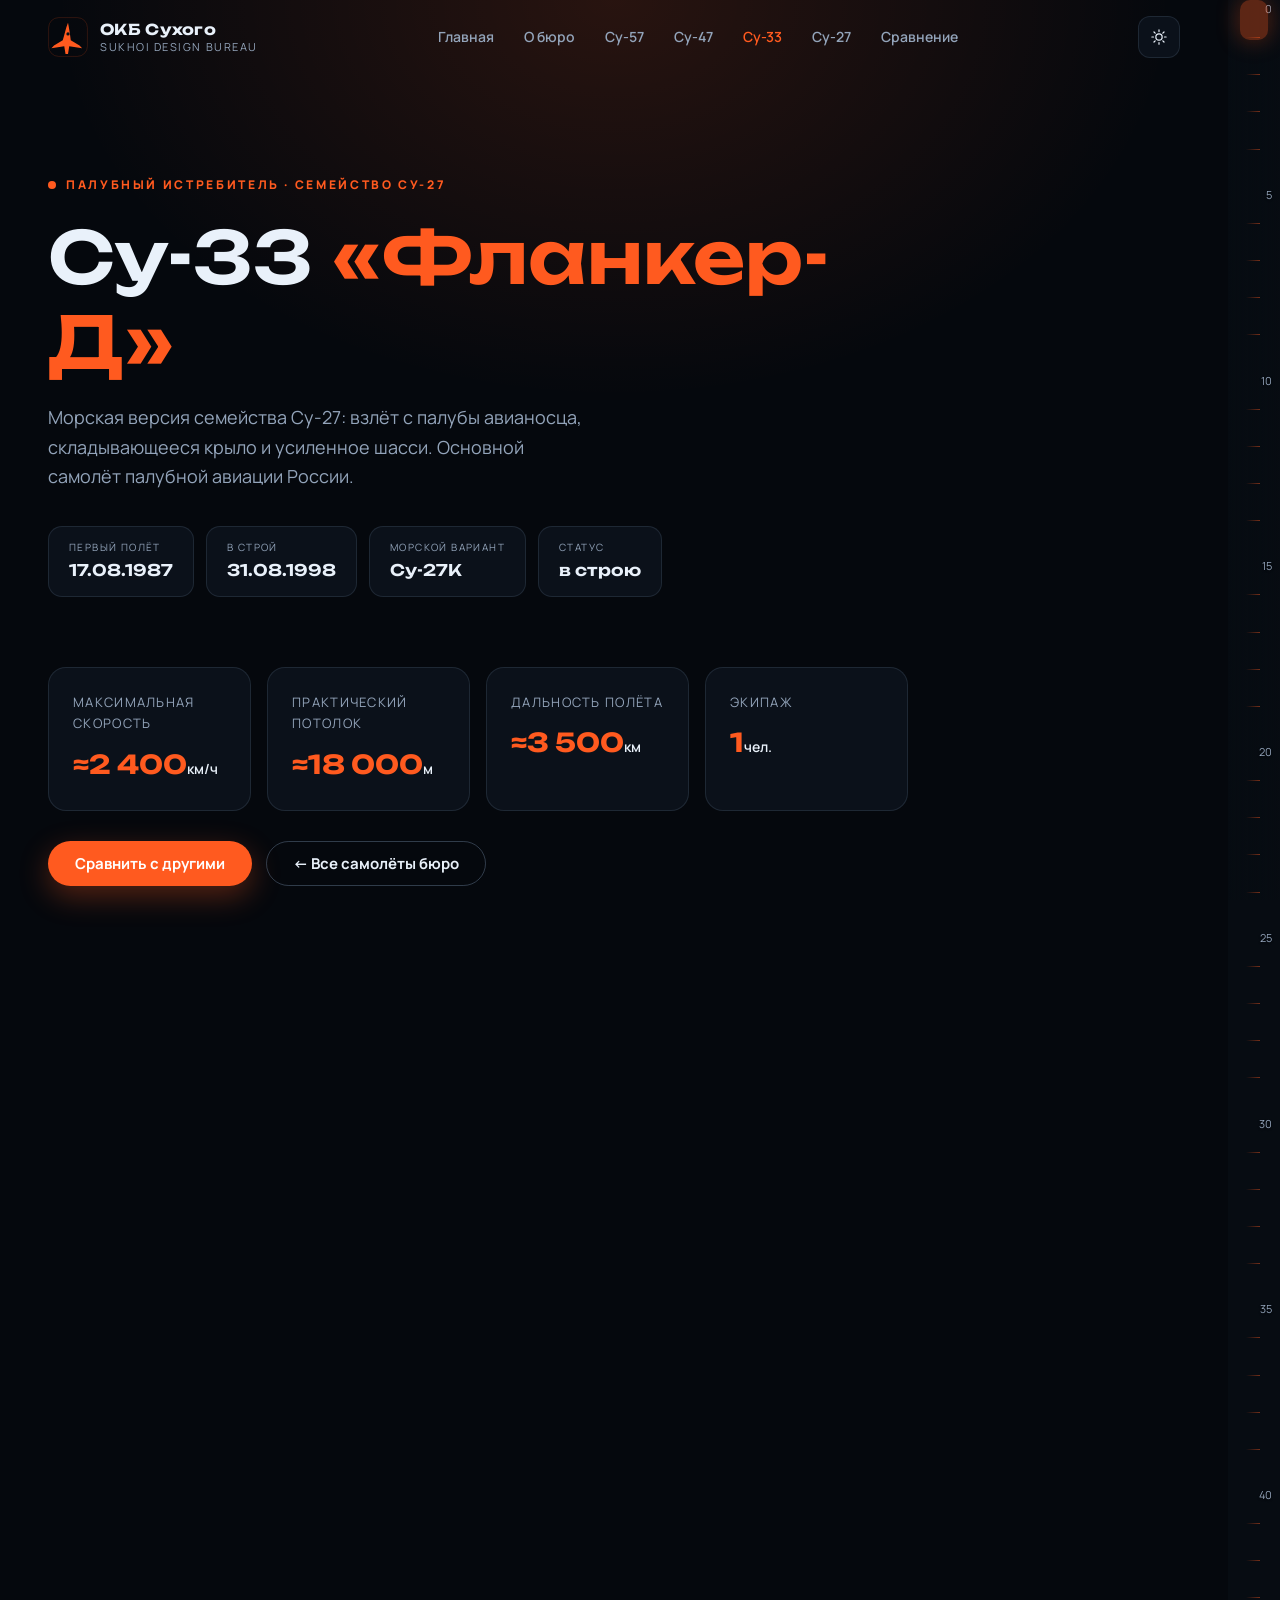
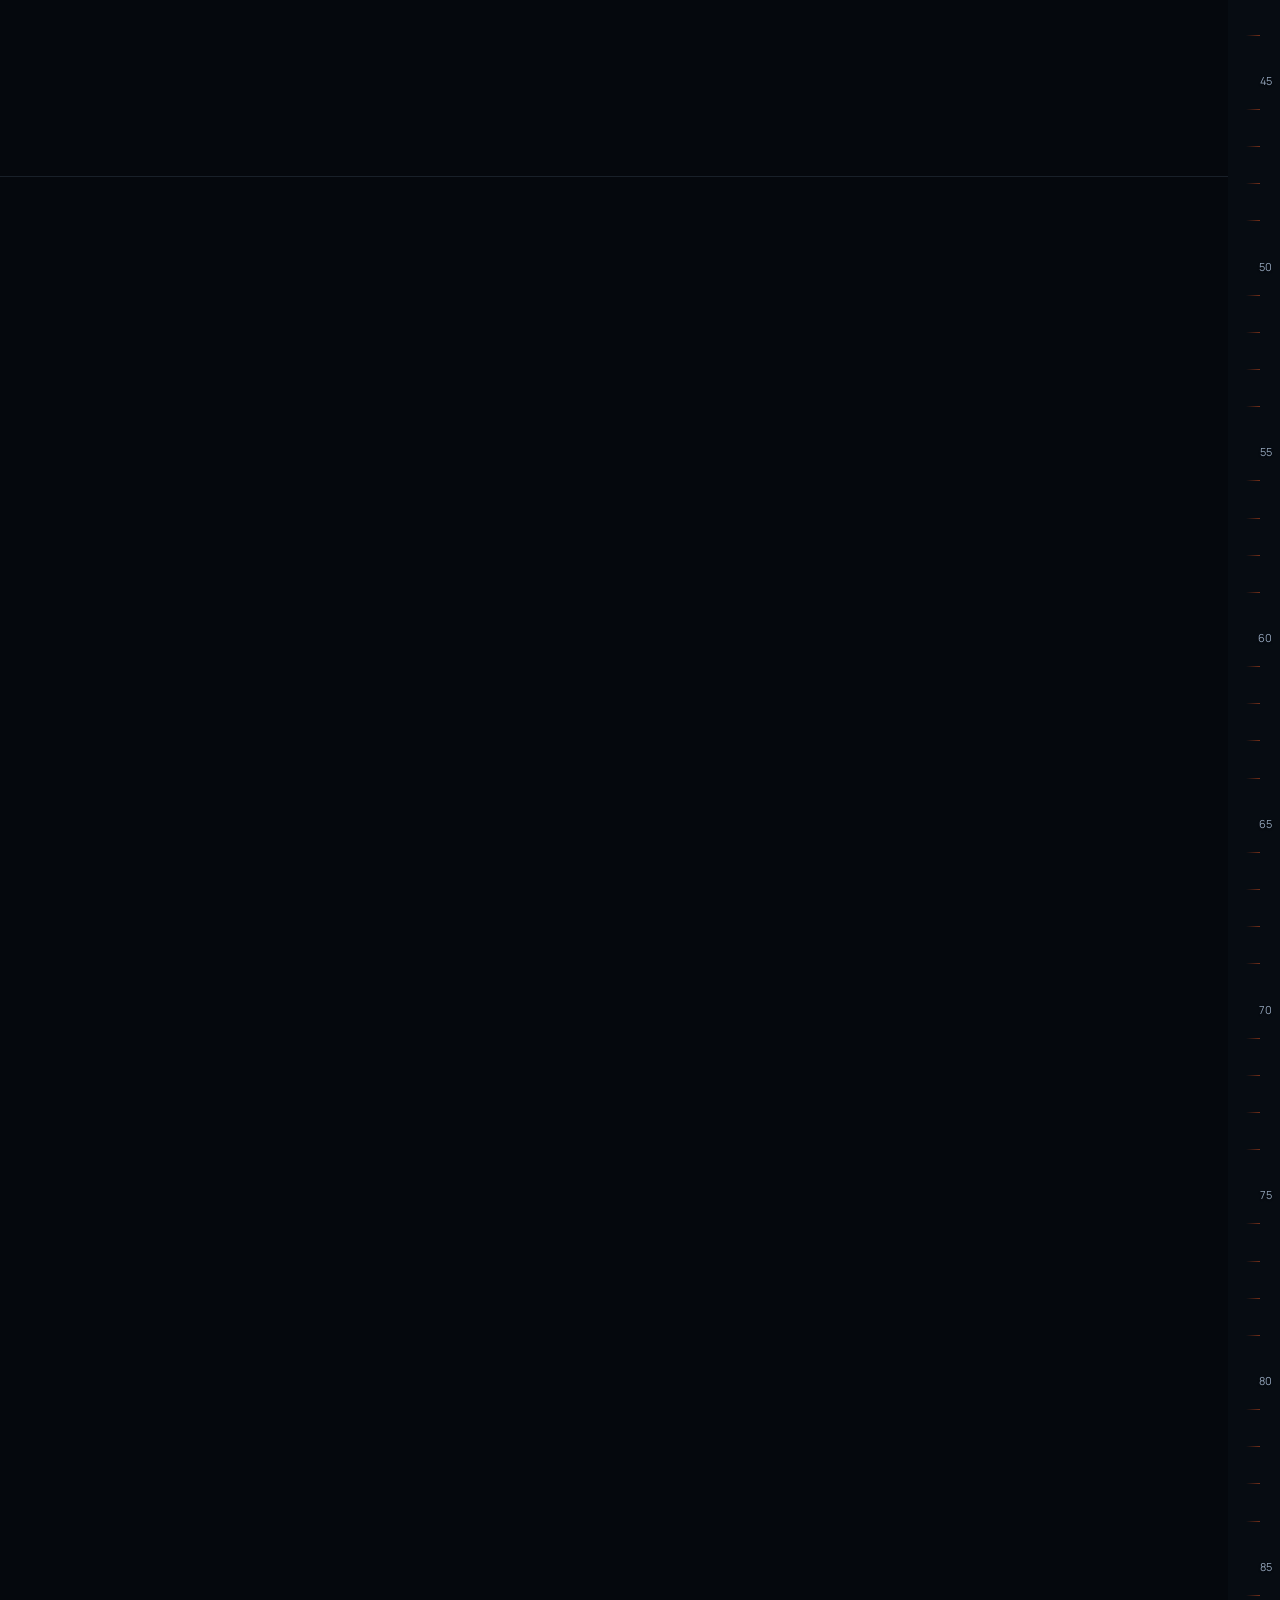
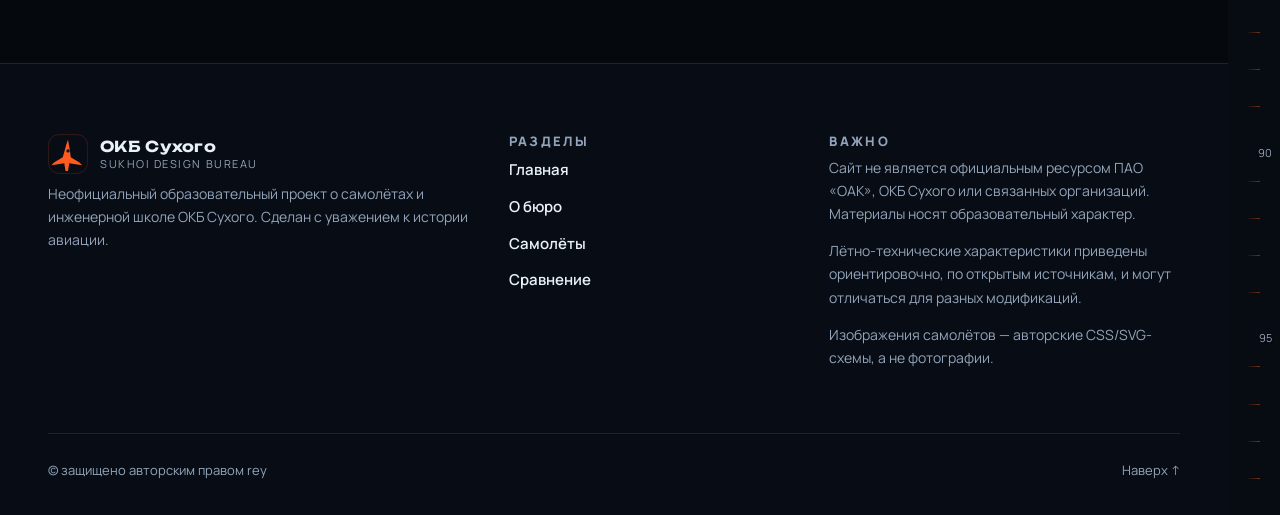
<file: su-33.html>
<!DOCTYPE html>
<html lang="ru" data-theme="dark">
<head>
  <meta charset="UTF-8">
  <meta name="viewport" content="width=device-width, initial-scale=1.0">
  <title>Су-33 — палубный истребитель ОКБ Сухого</title>
  <meta name="description" content="Су-33 «Фланкер-Д» — палубный истребитель ОКБ Сухого на базе Су-27. Первый полёт с авианосца 1987 года, вступление в строй 1998 года.">
  <meta name="theme-color" content="#05080d">
  <meta name="color-scheme" content="dark light">
  <link rel="icon" href="favicon.svg" type="image/svg+xml">
  <link rel="preconnect" href="https://fonts.googleapis.com">
  <link rel="preconnect" href="https://fonts.gstatic.com" crossorigin>
  <link href="https://fonts.googleapis.com/css2?family=Manrope:wght@400;500;600;700;800&family=Unbounded:wght@300;400;500;600;700&display=swap" rel="stylesheet">
  <link rel="stylesheet" href="css/style.css">
  <script>
    (function () {
      try {
        var saved = localStorage.getItem('sukhoi-theme');
        document.documentElement.dataset.theme = saved === 'light' ? 'light' : 'dark';
      } catch (error) {
        document.documentElement.dataset.theme = 'dark';
      }
      document.documentElement.classList.add('js');
    })();
  </script>
</head>
<body>
  <a class="skip-link" href="#main">Перейти к содержанию</a>
  <div class="scroll-progress" id="scrollProgress" aria-hidden="true"><span></span></div>

  <header class="site-header" id="header">
    <div class="container header__inner">
      <a class="brand" href="index.html" aria-label="ОКБ Сухого — на главную">
        <svg class="brand__mark" viewBox="0 0 64 64" aria-hidden="true">
          <rect x="1" y="1" width="62" height="62" rx="16" fill="none" stroke="currentColor" stroke-opacity=".28"/>
          <path d="M32 9c2 10 3.4 19 4.4 28l14 8.4 4.2 4.4-20.6-3.2-2 12.6h-4l-2-12.6-20.6 3.2 4.2-4.4 14-8.4C26.6 28 28 19 32 9Z" fill="currentColor"/>
          <circle cx="32" cy="27" r="2.6" fill="#031018"/>
        </svg>
        <span class="brand__text">
          <strong>ОКБ Сухого</strong>
          <small>Sukhoi Design Bureau</small>
        </span>
      </a>

      <nav class="nav" id="nav" aria-label="Основная навигация">
        <a href="index.html">Главная</a>
        <a href="index.html#about">О бюро</a>
        <a href="su-57.html">Су-57</a>
        <a href="su-47.html">Су-47</a>
        <a href="su-33.html">Су-33</a>
        <a href="su-27.html">Су-27</a>
        <a href="compare.html">Сравнение</a>
      </nav>

      <div class="header-actions">
        <button class="icon-btn" id="themeToggle" type="button" aria-label="Включить светлую тему" aria-pressed="false">
          <svg class="icon-sun" viewBox="0 0 24 24" width="18" height="18" fill="none" stroke="currentColor" stroke-width="1.6" stroke-linecap="round" aria-hidden="true">
            <circle cx="12" cy="12" r="4.2"/>
            <path d="M12 2.5v2.2M12 19.3v2.2M2.5 12h2.2M19.3 12h2.2M5.3 5.3l1.6 1.6M17.1 17.1l1.6 1.6M18.7 5.3l-1.6 1.6M6.9 17.1l-1.6 1.6"/>
          </svg>
          <svg class="icon-moon" viewBox="0 0 24 24" width="18" height="18" fill="none" stroke="currentColor" stroke-width="1.6" stroke-linecap="round" stroke-linejoin="round" aria-hidden="true">
            <path d="M20.2 14.1A8.2 8.2 0 0 1 9.9 3.8 8.2 8.2 0 1 0 20.2 14.1Z"/>
          </svg>
        </button>
        <button class="burger" id="burger" type="button" aria-label="Открыть меню" aria-expanded="false" aria-controls="nav">
          <span></span><span></span><span></span>
        </button>
      </div>
    </div>
  </header>

  <main id="main">
    <section class="plane-hero" aria-labelledby="su33Title">
      <div class="container">
        <div class="plane-hero__inner" data-reveal>
          <p class="eyebrow"><span class="eyebrow__dot"></span> Палубный истребитель · Семейство Су-27</p>
          <h1 id="su33Title">Су-33 <span class="accent">«Фланкер-Д»</span></h1>
          <p class="hero__lead">Морская версия семейства Су-27: взлёт с палубы авианосца, складывающееся крыло и усиленное шасси. Основной самолёт палубной авиации России.</p>

          <div class="plane-hero__chips">
            <span class="chip"><small>Первый полёт</small><strong>17.08.1987</strong></span>
            <span class="chip"><small>В строй</small><strong>31.08.1998</strong></span>
            <span class="chip"><small>Морской вариант</small><strong>Су-27К</strong></span>
            <span class="chip"><small>Статус</small><strong>в строю</strong></span>
          </div>

          <dl class="plane-stats">
            <div class="plane-stat" data-reveal><dt>Максимальная скорость</dt><dd>≈2 400<small>км/ч</small></dd></div>
            <div class="plane-stat" data-reveal style="--reveal-delay:.05s"><dt>Практический потолок</dt><dd>≈18 000<small>м</small></dd></div>
            <div class="plane-stat" data-reveal style="--reveal-delay:.1s"><dt>Дальность полёта</dt><dd>≈3 500<small>км</small></dd></div>
            <div class="plane-stat" data-reveal style="--reveal-delay:.15s"><dt>Экипаж</dt><dd>1<small>чел.</small></dd></div>
          </dl>

          <div class="hero__actions">
            <a class="btn btn--primary" href="compare.html">Сравнить с другими</a>
            <a class="btn btn--ghost" href="index.html#fleet">← Все самолёты бюро</a>
          </div>
        </div>
      </div>
    </section>

    <section class="section" id="about" aria-labelledby="su33StoryTitle">
      <div class="container">
        <div class="section-head" data-reveal>
          <div class="section-head__aside">
            <span class="section-number">01</span>
            <span class="section-kicker">О Су-33</span>
          </div>
          <div class="section-head__main">
            <h2 id="su33StoryTitle">От Су-27 до моря</h2>
            <p>Одна и та же платформа — два мира: небо и море.</p>
          </div>
        </div>

        <div class="two-col" data-reveal>
          <div class="prose">
            <p>Су-33, первоначально известный как Су-27К, был создан для советского флота. Его отличают укреплённая конструкция, складывающееся крыло, усиленное шасси и новая система управления.</p>
            <p>С 1995 года Су-33 базировались на авианосце «Адмирал флота Советского Союза Кузнецов», а с 1998 года официально вошли в строй под новым обозначением. С тех пор остаются основным самолётом палубной авиации России.</p>
          </div>
          <div class="fact-list">
            <article>
              <h3>Взлёт с палубы</h3>
              <p>Сердце морской авиации: первый российский палубный истребитель, регулярно летавший с авианосца.</p>
            </article>
            <article>
              <h3>Складывающееся крыло</h3>
              <p>Позволяло сложить крыло для хранения на палубе и при этом сохранить высокие скорости полёта.</p>
            </article>
            <article>
              <h3>Наследник Су-27</h3>
              <p>Создан на той же платформе — дальше по цепочке модификаций пошли Су-30, Су-34, Су-35 и Су-57.</p>
            </article>
          </div>
        </div>
      </div>
    </section>

    <section class="section plane-section plane-section--line" aria-labelledby="su33SpecsTitle">
      <div class="container">
        <div class="section-head" data-reveal>
          <div class="section-head__aside">
            <span class="section-number">02</span>
            <span class="section-kicker">Технические характеристики</span>
          </div>
          <div class="section-head__main">
            <h2 id="su33SpecsTitle">Сухие цифры,<br>которые летают.</h2>
            <p>Характеристики приведены ориентировочно — разные модификации могут отличаться.</p>
          </div>
        </div>

        <div class="table-wrap" data-reveal>
          <table class="specs">
            <caption>Су-33 — основные характеристики</caption>
            <thead>
              <tr><th scope="col">Параметр</th><th scope="col">Значение</th></tr>
            </thead>
            <tbody>
              <tr><td>Тип</td><td>Палубный истребитель</td></tr>
              <tr><td>Экипаж</td><td>1</td></tr>
              <tr><td>Максимальная скорость</td><td>≈2 400 км/ч (M 2,2)</td></tr>
              <tr><td>Практический потолок</td><td>≈18 000 м</td></tr>
              <tr><td>Дальность полёта</td><td>≈3 500 км</td></tr>
              <tr><td>Взлётная масса</td><td>≈27 000 / 38 000 кг</td></tr>
              <tr><td>Крыло</td><td>складывающееся, изменяемой стреловидности</td></tr>
              <tr><td>Классификация НАТО</td><td>Flanker-D</td></tr>
            </tbody>
          </table>
        </div>
      </div>
    </section>

    <section class="cta" aria-labelledby="ctaTitle">
      <div class="container cta__inner" data-reveal>
        <p class="eyebrow"><span class="eyebrow__dot"></span> Идея → расчёт → испытание → небо</p>
        <h2 id="ctaTitle">История продолжается<br><span class="accent">на новых скоростях.</span></h2>
        <div class="cta__actions">
          <a class="btn btn--primary" href="index.html#fleet">К самолётам</a>
          <a class="btn btn--ghost" href="compare.html">Сравнить самолёты</a>
        </div>
      </div>
    </section>
  </main>

  <footer class="footer">
    <div class="container">
      <div class="footer__top">
        <div class="footer__brand">
          <a class="brand" href="index.html" aria-label="ОКБ Сухого — на главную">
            <svg class="brand__mark" viewBox="0 0 64 64" aria-hidden="true">
              <rect x="1" y="1" width="62" height="62" rx="16" fill="none" stroke="currentColor" stroke-opacity=".28"/>
              <path d="M32 9c2 10 3.4 19 4.4 28l14 8.4 4.2 4.4-20.6-3.2-2 12.6h-4l-2-12.6-20.6 3.2 4.2-4.4 14-8.4C26.6 28 28 19 32 9Z" fill="currentColor"/>
              <circle cx="32" cy="27" r="2.6" fill="#031018"/>
            </svg>
            <span class="brand__text">
              <strong>ОКБ Сухого</strong>
              <small>Sukhoi Design Bureau</small>
            </span>
          </a>
          <p>Неофициальный образовательный проект о самолётах и инженерной школе ОКБ Сухого. Сделан с уважением к истории авиации.</p>
        </div>

        <nav class="footer__nav" aria-label="Навигация в подвале">
          <h3>Разделы</h3>
          <ul>
            <li><a href="index.html">Главная</a></li>
            <li><a href="index.html#about">О бюро</a></li>
            <li><a href="index.html#fleet">Самолёты</a></li>
            <li><a href="compare.html">Сравнение</a></li>
          </ul>
        </nav>

        <div class="footer__note">
          <h3>Важно</h3>
          <p>Сайт не является официальным ресурсом ПАО «ОАК», ОКБ Сухого или связанных организаций. Материалы носят образовательный характер.</p>
          <p>Лётно-технические характеристики приведены ориентировочно, по открытым источникам, и могут отличаться для разных модификаций.</p>
          <p>Изображения самолётов — авторские CSS/SVG-схемы, а не фотографии.</p>
        </div>
      </div>

      <div class="footer__bottom">
        <span>© защищено авторским правом rey</span>
        <a href="index.html#top">Наверх ↑</a>
      </div>
    </div>
  </footer>

  <button class="to-top" id="toTop" type="button" aria-label="Наверх">
    <svg viewBox="0 0 20 20" width="16" height="16" fill="none" stroke="currentColor" stroke-width="1.8" stroke-linecap="round" stroke-linejoin="round" aria-hidden="true"><path d="M10 16V4M5 9l5-5 5 5"/></svg>
  </button>

  <script src="js/data.js"></script>
  <script src="js/app.js"></script>
</body>
</html>
</file>
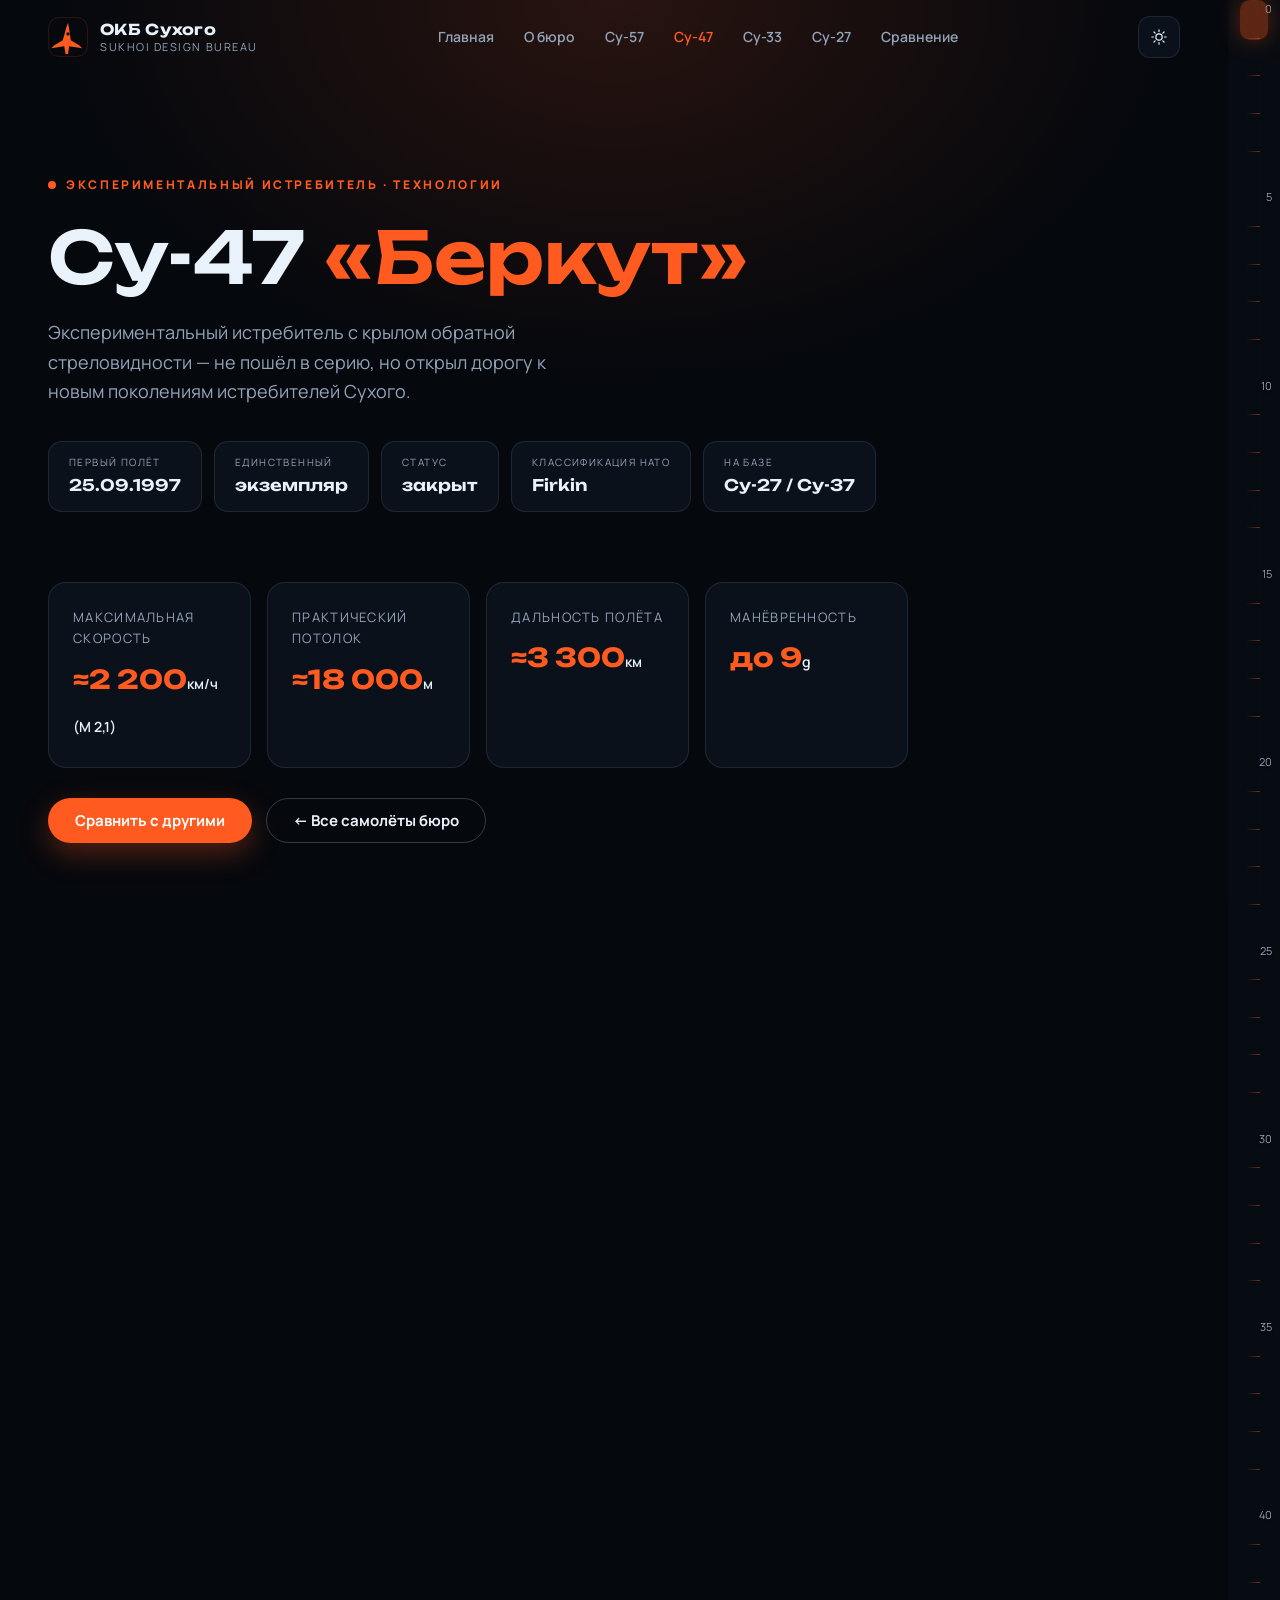
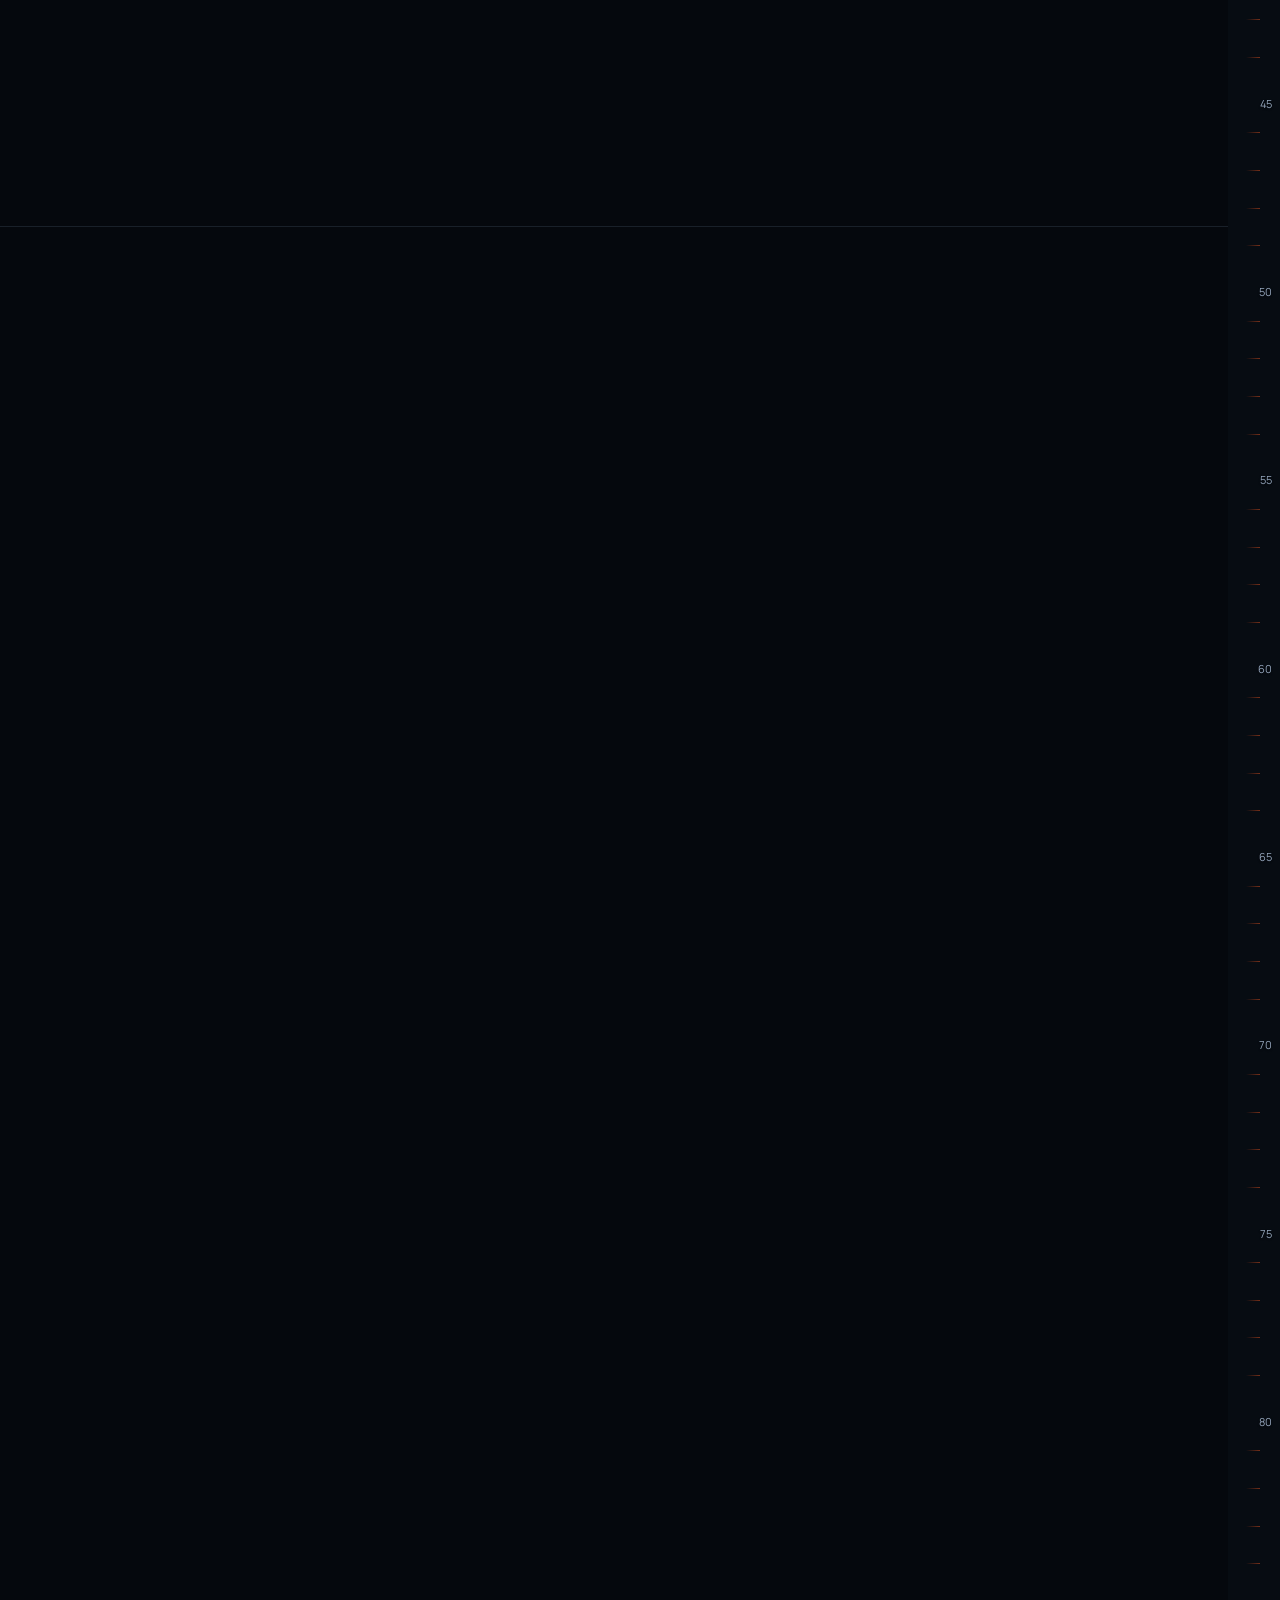
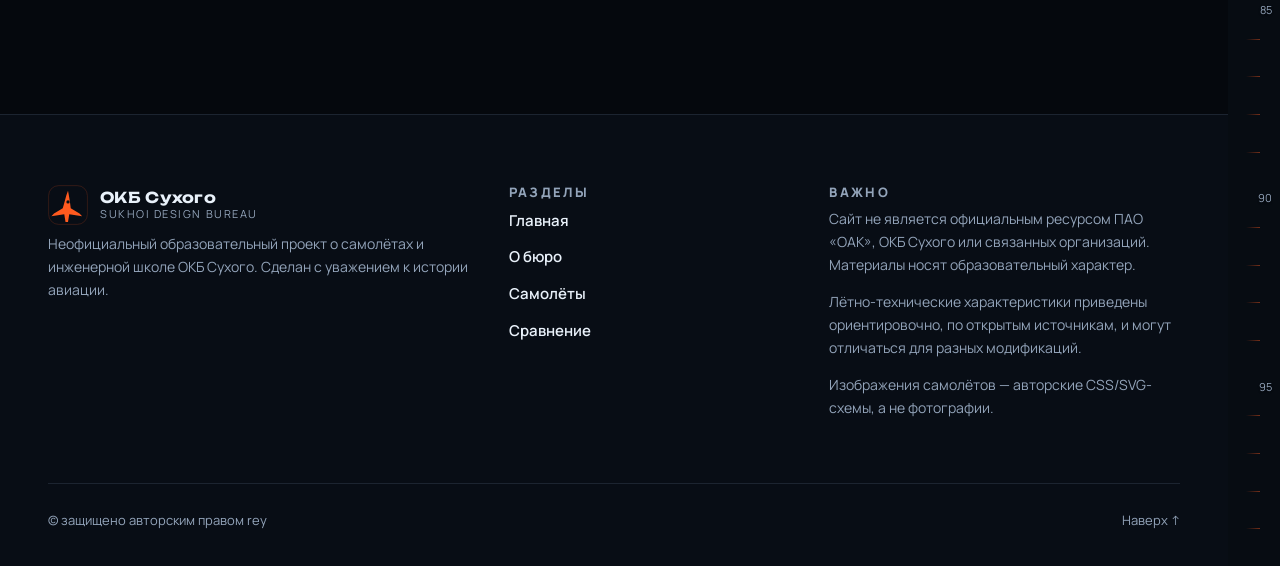
<file: su-47.html>
<!DOCTYPE html>
<html lang="ru" data-theme="dark">
<head>
  <meta charset="UTF-8">
  <meta name="viewport" content="width=device-width, initial-scale=1.0">
  <title>Су-47 — «Беркут», эксперимент бюро Сухого</title>
  <meta name="description" content="Су-47 «Беркут» — экспериментальный истребитель ОКБ Сухого с крылом обратной стреловидности. Первый полёт 1997 года, технологии легли в основу Су-57.">
  <meta name="theme-color" content="#05080d">
  <meta name="color-scheme" content="dark light">
  <link rel="icon" href="favicon.svg" type="image/svg+xml">
  <link rel="preconnect" href="https://fonts.googleapis.com">
  <link rel="preconnect" href="https://fonts.gstatic.com" crossorigin>
  <link href="https://fonts.googleapis.com/css2?family=Manrope:wght@400;500;600;700;800&family=Unbounded:wght@300;400;500;600;700&display=swap" rel="stylesheet">
  <link rel="stylesheet" href="css/style.css">
  <script>
    (function () {
      try {
        var saved = localStorage.getItem('sukhoi-theme');
        document.documentElement.dataset.theme = saved === 'light' ? 'light' : 'dark';
      } catch (error) {
        document.documentElement.dataset.theme = 'dark';
      }
      document.documentElement.classList.add('js');
    })();
  </script>
</head>
<body>
  <a class="skip-link" href="#main">Перейти к содержанию</a>
  <div class="scroll-progress" id="scrollProgress" aria-hidden="true"><span></span></div>

  <header class="site-header" id="header">
    <div class="container header__inner">
      <a class="brand" href="index.html" aria-label="ОКБ Сухого — на главную">
        <svg class="brand__mark" viewBox="0 0 64 64" aria-hidden="true">
          <rect x="1" y="1" width="62" height="62" rx="16" fill="none" stroke="currentColor" stroke-opacity=".28"/>
          <path d="M32 9c2 10 3.4 19 4.4 28l14 8.4 4.2 4.4-20.6-3.2-2 12.6h-4l-2-12.6-20.6 3.2 4.2-4.4 14-8.4C26.6 28 28 19 32 9Z" fill="currentColor"/>
          <circle cx="32" cy="27" r="2.6" fill="#031018"/>
        </svg>
        <span class="brand__text">
          <strong>ОКБ Сухого</strong>
          <small>Sukhoi Design Bureau</small>
        </span>
      </a>

      <nav class="nav" id="nav" aria-label="Основная навигация">
        <a href="index.html">Главная</a>
        <a href="index.html#about">О бюро</a>
        <a href="su-57.html">Су-57</a>
        <a href="su-47.html">Су-47</a>
        <a href="su-33.html">Су-33</a>
        <a href="su-27.html">Су-27</a>
        <a href="compare.html">Сравнение</a>
      </nav>

      <div class="header-actions">
        <button class="icon-btn" id="themeToggle" type="button" aria-label="Включить светлую тему" aria-pressed="false">
          <svg class="icon-sun" viewBox="0 0 24 24" width="18" height="18" fill="none" stroke="currentColor" stroke-width="1.6" stroke-linecap="round" aria-hidden="true">
            <circle cx="12" cy="12" r="4.2"/>
            <path d="M12 2.5v2.2M12 19.3v2.2M2.5 12h2.2M19.3 12h2.2M5.3 5.3l1.6 1.6M17.1 17.1l1.6 1.6M18.7 5.3l-1.6 1.6M6.9 17.1l-1.6 1.6"/>
          </svg>
          <svg class="icon-moon" viewBox="0 0 24 24" width="18" height="18" fill="none" stroke="currentColor" stroke-width="1.6" stroke-linecap="round" stroke-linejoin="round" aria-hidden="true">
            <path d="M20.2 14.1A8.2 8.2 0 0 1 9.9 3.8 8.2 8.2 0 1 0 20.2 14.1Z"/>
          </svg>
        </button>
        <button class="burger" id="burger" type="button" aria-label="Открыть меню" aria-expanded="false" aria-controls="nav">
          <span></span><span></span><span></span>
        </button>
      </div>
    </div>
  </header>

  <main id="main">
    <section class="plane-hero" aria-labelledby="su47Title">
      <div class="container">
        <div class="plane-hero__inner" data-reveal>
          <p class="eyebrow"><span class="eyebrow__dot"></span> Экспериментальный истребитель · Технологии</p>
          <h1 id="su47Title">Су-47 <span class="accent">«Беркут»</span></h1>
          <p class="hero__lead">Экспериментальный истребитель с крылом обратной стреловидности — не пошёл в серию, но открыл дорогу к новым поколениям истребителей Сухого.</p>

          <div class="plane-hero__chips">
            <span class="chip"><small>Первый полёт</small><strong>25.09.1997</strong></span>
            <span class="chip"><small>Единственный</small><strong>экземпляр</strong></span>
            <span class="chip"><small>Статус</small><strong>закрыт</strong></span>
            <span class="chip"><small>Классификация НАТО</small><strong>Firkin</strong></span>
            <span class="chip"><small>На базе</small><strong>Су-27 / Су-37</strong></span>
          </div>

          <dl class="plane-stats">
            <div class="plane-stat" data-reveal><dt>Максимальная скорость</dt><dd>≈2 200<small>км/ч (M 2,1)</small></dd></div>
            <div class="plane-stat" data-reveal style="--reveal-delay:.05s"><dt>Практический потолок</dt><dd>≈18 000<small>м</small></dd></div>
            <div class="plane-stat" data-reveal style="--reveal-delay:.1s"><dt>Дальность полёта</dt><dd>≈3 300<small>км</small></dd></div>
            <div class="plane-stat" data-reveal style="--reveal-delay:.15s"><dt>Манёвренность</dt><dd>до 9<small>g</small></dd></div>
          </dl>

          <div class="hero__actions">
            <a class="btn btn--primary" href="compare.html">Сравнить с другими</a>
            <a class="btn btn--ghost" href="index.html#fleet">← Все самолёты бюро</a>
          </div>
        </div>
      </div>
    </section>

    <section class="section" id="about" aria-labelledby="su47StoryTitle">
      <div class="container">
        <div class="section-head" data-reveal>
          <div class="section-head__aside">
            <span class="section-number">01</span>
            <span class="section-kicker">О Су-47</span>
          </div>
          <div class="section-head__main">
            <h2 id="su47StoryTitle">«Беркут» — не просто истребитель</h2>
            <p>Экспериментальная машина с крылом обратной стреловидности и композитными материалами.</p>
          </div>
        </div>

        <div class="two-col" data-reveal>
          <div class="prose">
            <p>Су-47 был создан для отработки передовых технологий: маневренности на сверхзвуковых скоростях, композитных материалов планера и новой системы управления.</p>
            <p>Проект не пошёл в серию, но технологии «Беркута» легли в основу истребителя пятого поколения Су-57 и гражданского лайнера МС-21.</p>
          </div>
          <div class="fact-list">
            <article>
              <h3>Крыло обратной стреловидности</h3>
              <p>Главная особенность: передняя кромка отклоняется на −20°, задняя на −37°. Крыло выполнено на ~90% из композитов.</p>
            </article>
            <article>
              <h3>Композитный планер</h3>
              <p>Панели двойной кривизны изготавливались плоскими, затем формовались — это снизило массу и заметность.</p>
            </article>
            <article>
              <h3>Мост к Су-57</h3>
              <p>Цифровая система управления и композиты «Беркута» стали основой технологий пятого поколения.</p>
            </article>
          </div>
        </div>
      </div>
    </section>

    <section class="section plane-section plane-section--line" aria-labelledby="su47SpecsTitle">
      <div class="container">
        <div class="section-head" data-reveal>
          <div class="section-head__aside">
            <span class="section-number">02</span>
            <span class="section-kicker">Технические характеристики</span>
          </div>
          <div class="section-head__main">
            <h2 id="su47SpecsTitle">Сухие цифры,<br>которые летают.</h2>
            <p>Характеристики приведены ориентировочно — разные модификации могут отличаться.</p>
          </div>
        </div>

        <div class="table-wrap" data-reveal>
          <table class="specs">
            <caption>Су-47 «Беркут» — основные характеристики</caption>
            <thead>
              <tr><th scope="col">Параметр</th><th scope="col">Значение</th></tr>
            </thead>
            <tbody>
              <tr><td>Тип</td><td>Экспериментальный истребитель</td></tr>
              <tr><td>Экипаж</td><td>1</td></tr>
              <tr><td>Максимальная скорость</td><td>≈2 200 км/ч (M 2,1)</td></tr>
              <tr><td>Практический потолок</td><td>≈18 000 м</td></tr>
              <tr><td>Дальность полёта</td><td>≈3 300 км</td></tr>
              <tr><td>Взлётная масса</td><td>≈25 670 / 34 000 кг</td></tr>
              <tr><td>Двигатели</td><td>2 × ТРДДФ Д-30Ф6</td></tr>
              <tr><td>Классификация НАТО</td><td>Firkin</td></tr>
            </tbody>
          </table>
        </div>
      </div>
    </section>

    <section class="cta" aria-labelledby="ctaTitle">
      <div class="container cta__inner" data-reveal>
        <p class="eyebrow"><span class="eyebrow__dot"></span> Идея → расчёт → испытание → небо</p>
        <h2 id="ctaTitle">История продолжается<br><span class="accent">на новых скоростях.</span></h2>
        <div class="cta__actions">
          <a class="btn btn--primary" href="index.html#fleet">К самолётам</a>
          <a class="btn btn--ghost" href="compare.html">Сравнить самолёты</a>
        </div>
      </div>
    </section>
  </main>

  <footer class="footer">
    <div class="container">
      <div class="footer__top">
        <div class="footer__brand">
          <a class="brand" href="index.html" aria-label="ОКБ Сухого — на главную">
            <svg class="brand__mark" viewBox="0 0 64 64" aria-hidden="true">
              <rect x="1" y="1" width="62" height="62" rx="16" fill="none" stroke="currentColor" stroke-opacity=".28"/>
              <path d="M32 9c2 10 3.4 19 4.4 28l14 8.4 4.2 4.4-20.6-3.2-2 12.6h-4l-2-12.6-20.6 3.2 4.2-4.4 14-8.4C26.6 28 28 19 32 9Z" fill="currentColor"/>
              <circle cx="32" cy="27" r="2.6" fill="#031018"/>
            </svg>
            <span class="brand__text">
              <strong>ОКБ Сухого</strong>
              <small>Sukhoi Design Bureau</small>
            </span>
          </a>
          <p>Неофициальный образовательный проект о самолётах и инженерной школе ОКБ Сухого. Сделан с уважением к истории авиации.</p>
        </div>

        <nav class="footer__nav" aria-label="Навигация в подвале">
          <h3>Разделы</h3>
          <ul>
            <li><a href="index.html">Главная</a></li>
            <li><a href="index.html#about">О бюро</a></li>
            <li><a href="index.html#fleet">Самолёты</a></li>
            <li><a href="compare.html">Сравнение</a></li>
          </ul>
        </nav>

        <div class="footer__note">
          <h3>Важно</h3>
          <p>Сайт не является официальным ресурсом ПАО «ОАК», ОКБ Сухого или связанных организаций. Материалы носят образовательный характер.</p>
          <p>Лётно-технические характеристики приведены ориентировочно, по открытым источникам, и могут отличаться для разных модификаций.</p>
          <p>Изображения самолётов — авторские CSS/SVG-схемы, а не фотографии.</p>
        </div>
      </div>

      <div class="footer__bottom">
        <span>© защищено авторским правом rey</span>
        <a href="index.html#top">Наверх ↑</a>
      </div>
    </div>
  </footer>

  <button class="to-top" id="toTop" type="button" aria-label="Наверх">
    <svg viewBox="0 0 20 20" width="16" height="16" fill="none" stroke="currentColor" stroke-width="1.8" stroke-linecap="round" stroke-linejoin="round" aria-hidden="true"><path d="M10 16V4M5 9l5-5 5 5"/></svg>
  </button>

  <script src="js/data.js"></script>
  <script src="js/app.js"></script>
</body>
</html>
</file>
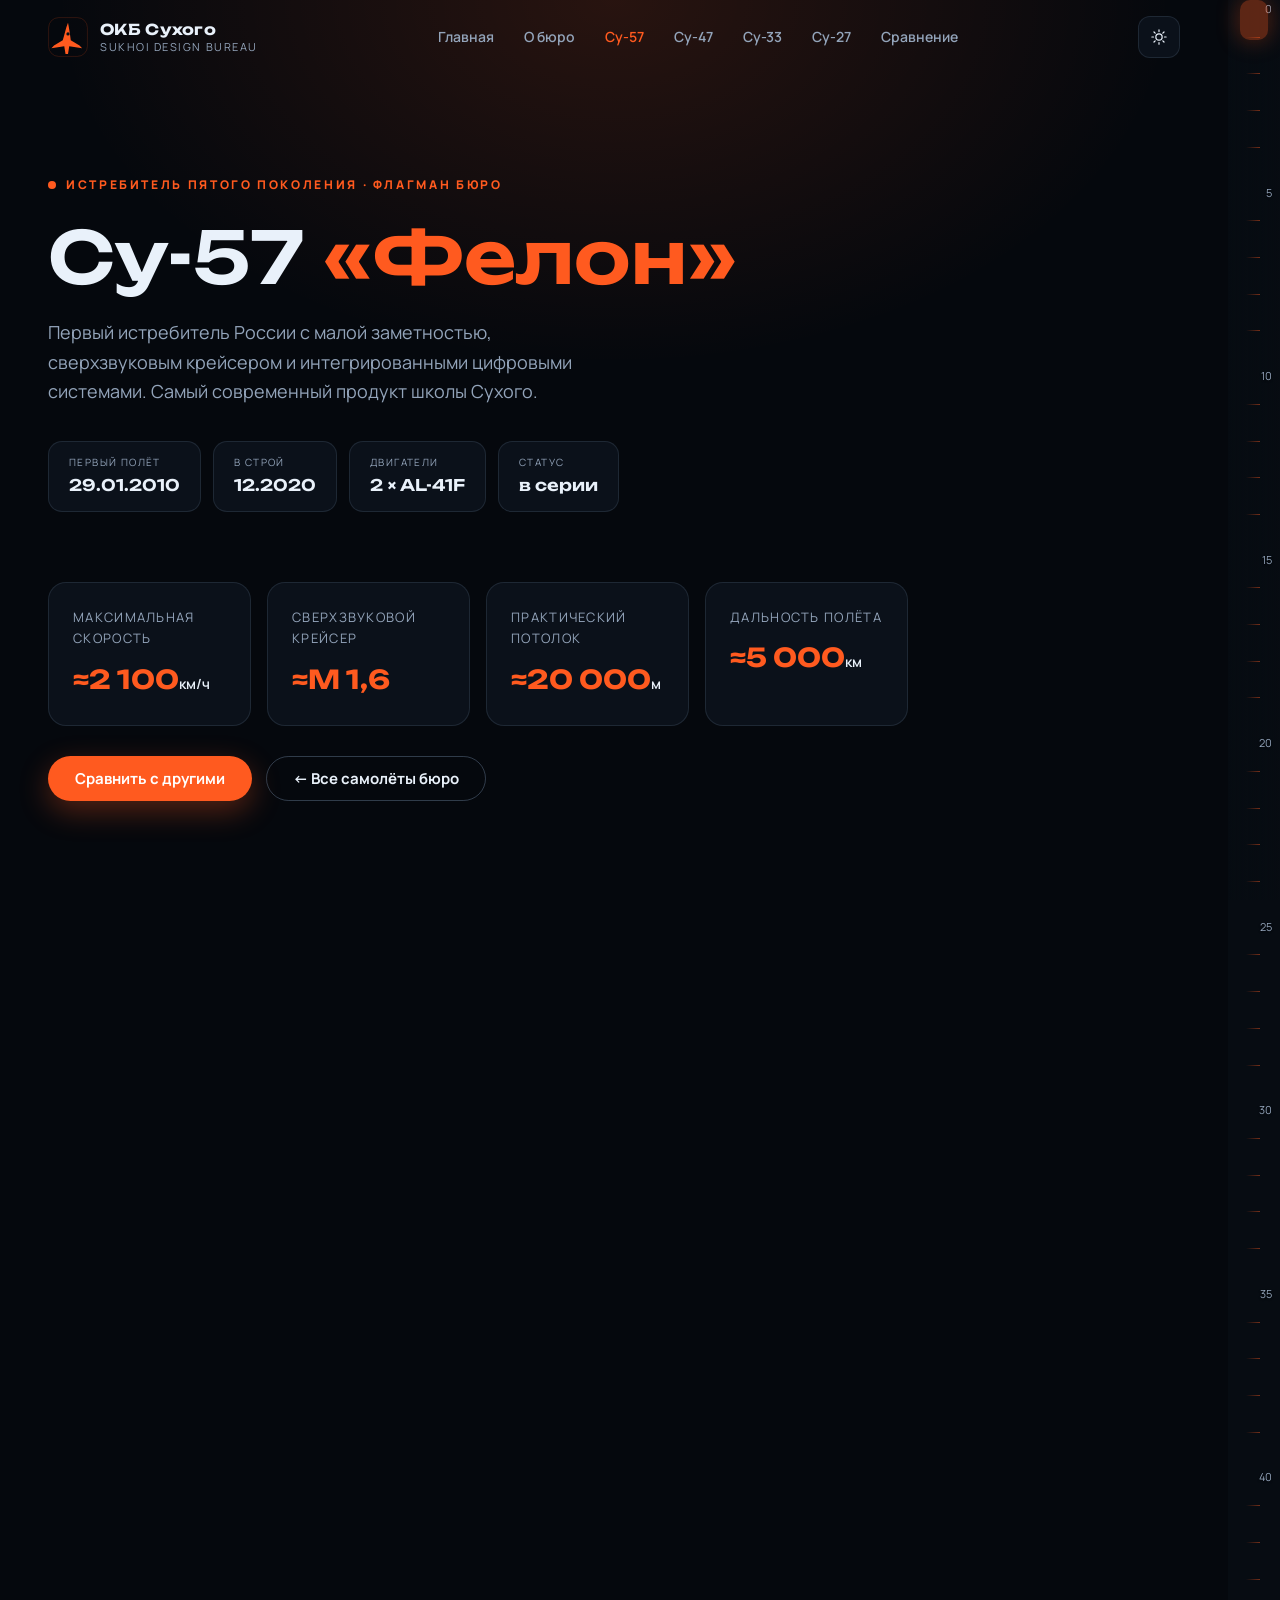
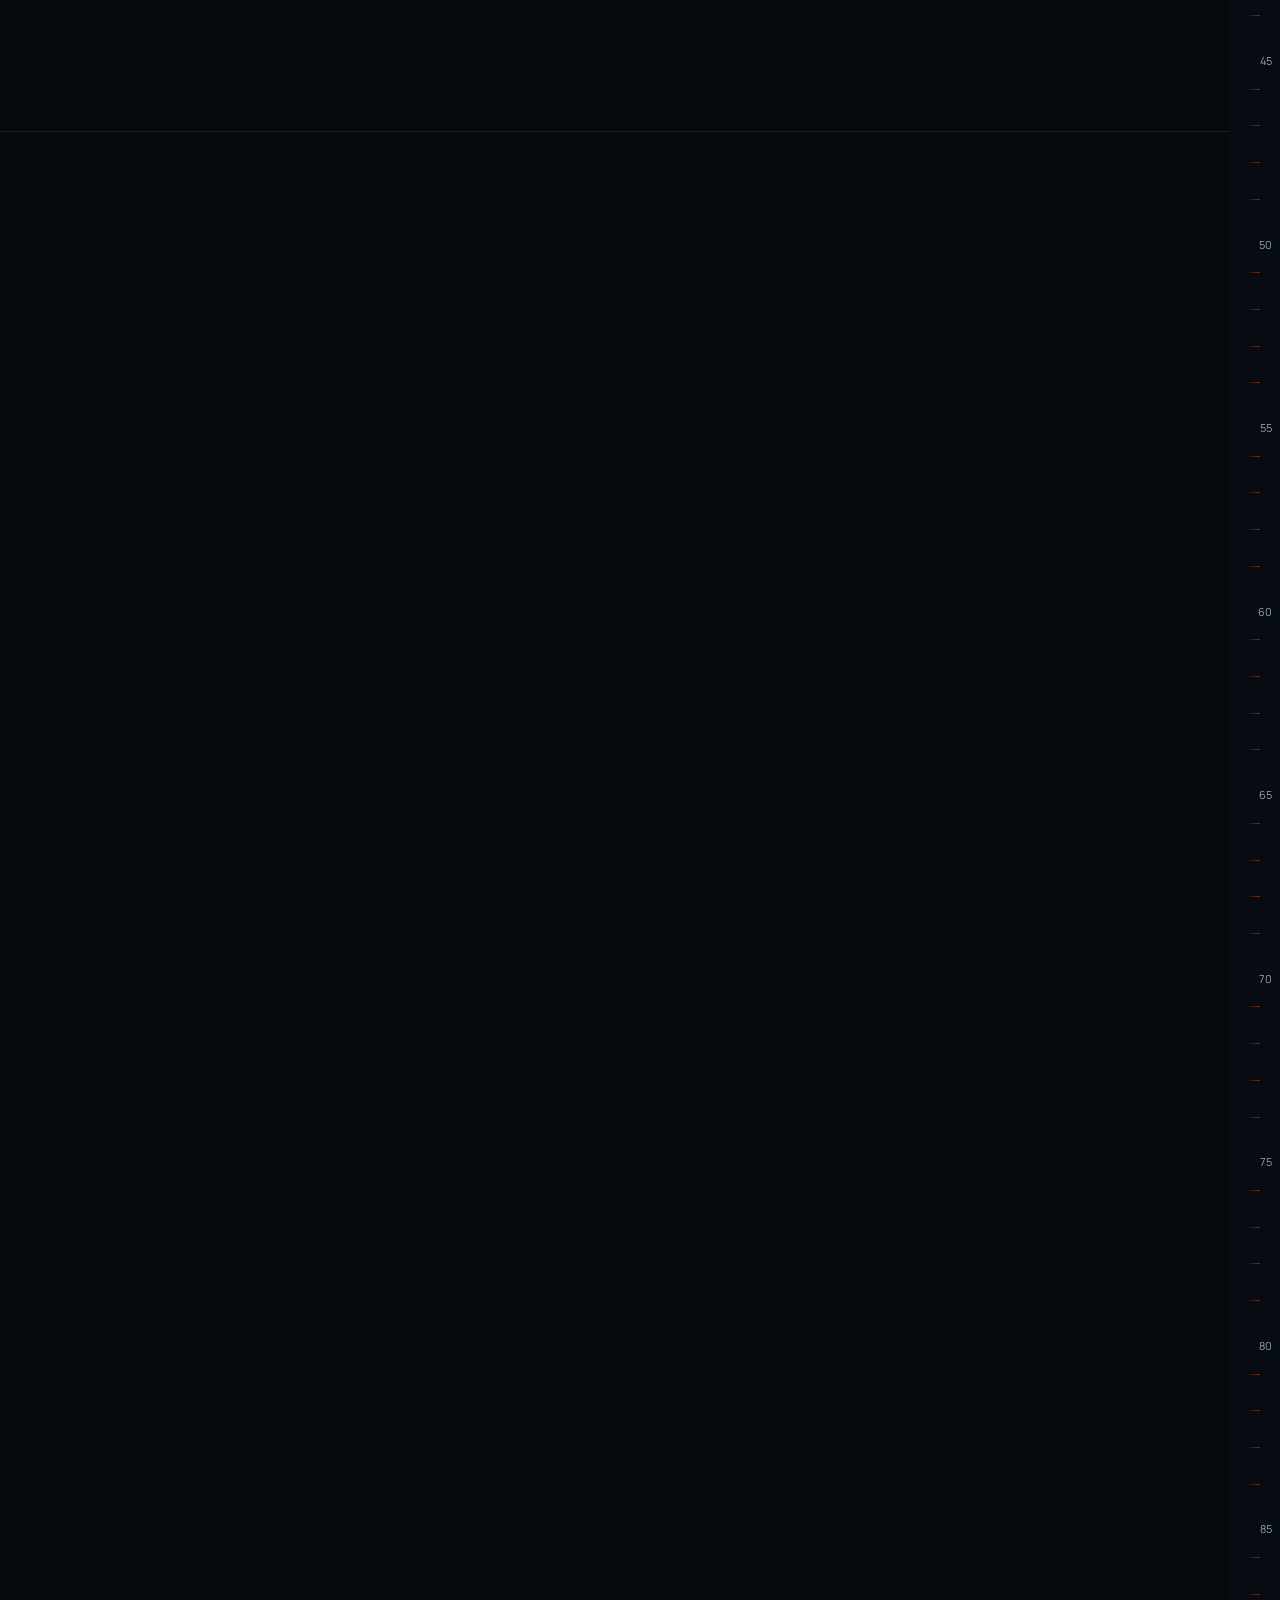
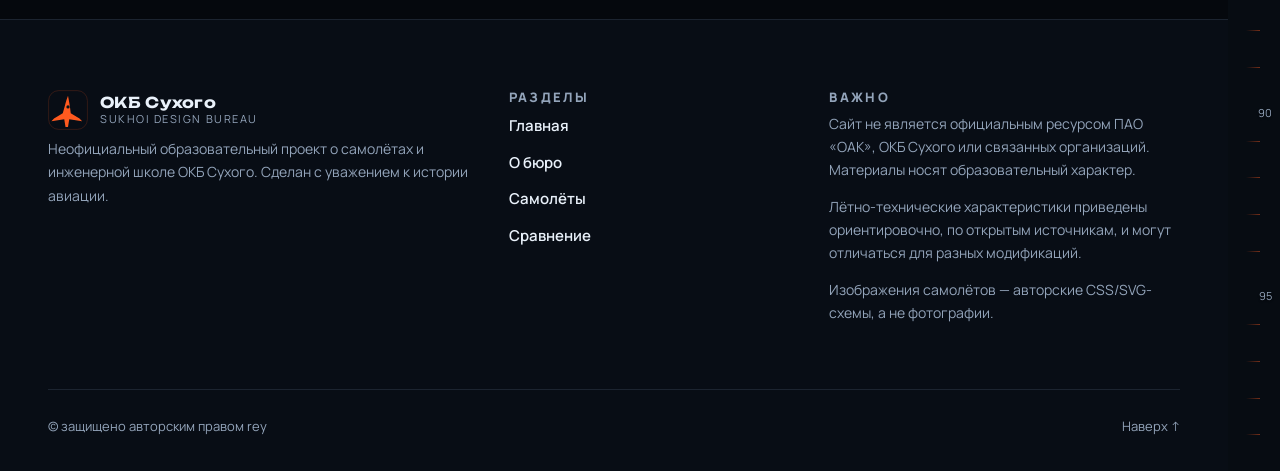
<file: su-57.html>
<!DOCTYPE html>
<html lang="ru" data-theme="dark">
<head>
  <meta charset="UTF-8">
  <meta name="viewport" content="width=device-width, initial-scale=1.0">
  <title>Су-57 — флагман ОКБ Сухого</title>
  <meta name="description" content="Су-57 «Фелон» — истребитель пятого поколения ОКБ Сухого: первый полёт 2010 года, малая заметность, сверхзвуковой крейсер и цифровые системы.">
  <meta name="theme-color" content="#05080d">
  <meta name="color-scheme" content="dark light">
  <link rel="icon" href="favicon.svg" type="image/svg+xml">
  <link rel="preconnect" href="https://fonts.googleapis.com">
  <link rel="preconnect" href="https://fonts.gstatic.com" crossorigin>
  <link href="https://fonts.googleapis.com/css2?family=Manrope:wght@400;500;600;700;800&family=Unbounded:wght@300;400;500;600;700&display=swap" rel="stylesheet">
  <link rel="stylesheet" href="css/style.css">
  <script>
    (function () {
      try {
        var saved = localStorage.getItem('sukhoi-theme');
        document.documentElement.dataset.theme = saved === 'light' ? 'light' : 'dark';
      } catch (error) {
        document.documentElement.dataset.theme = 'dark';
      }
      document.documentElement.classList.add('js');
    })();
  </script>
</head>
<body>
  <a class="skip-link" href="#main">Перейти к содержанию</a>
  <div class="scroll-progress" id="scrollProgress" aria-hidden="true"><span></span></div>

  <header class="site-header" id="header">
    <div class="container header__inner">
      <a class="brand" href="index.html" aria-label="ОКБ Сухого — на главную">
        <svg class="brand__mark" viewBox="0 0 64 64" aria-hidden="true">
          <rect x="1" y="1" width="62" height="62" rx="16" fill="none" stroke="currentColor" stroke-opacity=".28"/>
          <path d="M32 9c2 10 3.4 19 4.4 28l14 8.4 4.2 4.4-20.6-3.2-2 12.6h-4l-2-12.6-20.6 3.2 4.2-4.4 14-8.4C26.6 28 28 19 32 9Z" fill="currentColor"/>
          <circle cx="32" cy="27" r="2.6" fill="#031018"/>
        </svg>
        <span class="brand__text">
          <strong>ОКБ Сухого</strong>
          <small>Sukhoi Design Bureau</small>
        </span>
      </a>

      <nav class="nav" id="nav" aria-label="Основная навигация">
        <a href="index.html">Главная</a>
        <a href="index.html#about">О бюро</a>
        <a href="su-57.html">Су-57</a>
        <a href="su-47.html">Су-47</a>
        <a href="su-33.html">Су-33</a>
        <a href="su-27.html">Су-27</a>
        <a href="compare.html">Сравнение</a>
      </nav>

      <div class="header-actions">
        <button class="icon-btn" id="themeToggle" type="button" aria-label="Включить светлую тему" aria-pressed="false">
          <svg class="icon-sun" viewBox="0 0 24 24" width="18" height="18" fill="none" stroke="currentColor" stroke-width="1.6" stroke-linecap="round" aria-hidden="true">
            <circle cx="12" cy="12" r="4.2"/>
            <path d="M12 2.5v2.2M12 19.3v2.2M2.5 12h2.2M19.3 12h2.2M5.3 5.3l1.6 1.6M17.1 17.1l1.6 1.6M18.7 5.3l-1.6 1.6M6.9 17.1l-1.6 1.6"/>
          </svg>
          <svg class="icon-moon" viewBox="0 0 24 24" width="18" height="18" fill="none" stroke="currentColor" stroke-width="1.6" stroke-linecap="round" stroke-linejoin="round" aria-hidden="true">
            <path d="M20.2 14.1A8.2 8.2 0 0 1 9.9 3.8 8.2 8.2 0 1 0 20.2 14.1Z"/>
          </svg>
        </button>
        <button class="burger" id="burger" type="button" aria-label="Открыть меню" aria-expanded="false" aria-controls="nav">
          <span></span><span></span><span></span>
        </button>
      </div>
    </div>
  </header>

  <main id="main">
    <section class="plane-hero" aria-labelledby="su57Title">
      <div class="container">
        <div class="plane-hero__inner" data-reveal>
          <p class="eyebrow"><span class="eyebrow__dot"></span> Истребитель пятого поколения · Флагман бюро</p>
          <h1 id="su57Title">Су-57 <span class="accent">«Фелон»</span></h1>
          <p class="hero__lead">Первый истребитель России с малой заметностью, сверхзвуковым крейсером и интегрированными цифровыми системами. Самый современный продукт школы Сухого.</p>

          <div class="plane-hero__chips">
            <span class="chip"><small>Первый полёт</small><strong>29.01.2010</strong></span>
            <span class="chip"><small>В строй</small><strong>12.2020</strong></span>
            <span class="chip"><small>Двигатели</small><strong>2 × AL-41F</strong></span>
            <span class="chip"><small>Статус</small><strong>в серии</strong></span>
          </div>

          <dl class="plane-stats">
            <div class="plane-stat" data-reveal><dt>Максимальная скорость</dt><dd>≈2 100<small>км/ч</small></dd></div>
            <div class="plane-stat" data-reveal style="--reveal-delay:.05s"><dt>Сверхзвуковой крейсер</dt><dd>≈M 1,6</dd></div>
            <div class="plane-stat" data-reveal style="--reveal-delay:.1s"><dt>Практический потолок</dt><dd>≈20 000<small>м</small></dd></div>
            <div class="plane-stat" data-reveal style="--reveal-delay:.15s"><dt>Дальность полёта</dt><dd>≈5 000<small>км</small></dd></div>
          </dl>

          <div class="hero__actions">
            <a class="btn btn--primary" href="compare.html">Сравнить с другими</a>
            <a class="btn btn--ghost" href="index.html#fleet">← Все самолёты бюро</a>
          </div>
        </div>
      </div>
    </section>

    <section class="section" id="about" aria-labelledby="su57StoryTitle">
      <div class="container">
        <div class="section-head" data-reveal>
          <div class="section-head__aside">
            <span class="section-number">01</span>
            <span class="section-kicker">О Су-57</span>
          </div>
          <div class="section-head__main">
            <h2 id="su57StoryTitle">История одного самолёта</h2>
            <p>Программа ПАК ФА родилась в ОКБ Сухого и привела к истребителю, внутренне называемому Т-50.</p>
          </div>
        </div>

        <div class="two-col" data-reveal>
          <div class="prose">
            <p>Первый прототип совершил исторический полёт 29 января 2010 года. В 2018 году два прототипа впервые были применены в бою — в Сирии; с декабря 2020 года Су-57 находится на вооружении российских ВВС.</p>
            <p>Ключевые особенности: скрытность, сверхзвуковой крейсер, высокая манёвренность и цифровой авионик. Технологии экспериментального «Беркута» (Су-47) легли в его основу.</p>
          </div>
          <div class="fact-list">
            <article>
              <h3>Сверхзвуковой крейсер</h3>
              <p>Полёт без форсажа на сверхзвуковой скорости — большая редкость, обеспечивающая скрытность и боевую эффективность.</p>
            </article>
            <article>
              <h3>Малая заметность</h3>
              <p>Скрытность достигается формой воздухозаборников, обводами планера и радиопоглощающими материалами.</p>
            </article>
            <article>
              <h3>Два прототипа в бою</h3>
              <p>В декабре 2018 года истребители Су-57 впервые совершили боевые вылеты в Сирии.</p>
            </article>
          </div>
        </div>
      </div>
    </section>

    <section class="section plane-section plane-section--line" aria-labelledby="su57SpecsTitle">
      <div class="container">
        <div class="section-head" data-reveal>
          <div class="section-head__aside">
            <span class="section-number">02</span>
            <span class="section-kicker">Технические характеристики</span>
          </div>
          <div class="section-head__main">
            <h2 id="su57SpecsTitle">Сухие цифры,<br>которые летают.</h2>
            <p>Характеристики приведены ориентировочно — разные модификации могут отличаться.</p>
          </div>
        </div>

        <div class="table-wrap" data-reveal>
          <table class="specs">
            <caption>Су-57 «Фелон» — основные характеристики</caption>
            <thead>
              <tr><th scope="col">Параметр</th><th scope="col">Значение</th></tr>
            </thead>
            <tbody>
              <tr><td>Тип</td><td>Истребитель пятого поколения</td></tr>
              <tr><td>Экипаж</td><td>1</td></tr>
              <tr><td>Максимальная скорость</td><td>≈2 100 км/ч</td></tr>
              <tr><td>Сверхзвуковой крейсер</td><td>≈M 1,6</td></tr>
              <tr><td>Практический потолок</td><td>≈20 000 м</td></tr>
              <tr><td>Двигатели</td><td>2 × ТРДДФ AL-41F</td></tr>
              <tr><td>Радиоэлектроника</td><td>интегрированные цифровые системы</td></tr>
              <tr><td>Классификация НАТО</td><td>Felon</td></tr>
            </tbody>
          </table>
        </div>
      </div>
    </section>

    <section class="cta" aria-labelledby="ctaTitle">
      <div class="container cta__inner" data-reveal>
        <p class="eyebrow"><span class="eyebrow__dot"></span> Идея → расчёт → испытание → небо</p>
        <h2 id="ctaTitle">История продолжается<br><span class="accent">на новых скоростях.</span></h2>
        <div class="cta__actions">
          <a class="btn btn--primary" href="index.html#fleet">К самолётам</a>
          <a class="btn btn--ghost" href="index.html#about">Об истории бюро</a>
        </div>
      </div>
    </section>
  </main>

  <footer class="footer">
    <div class="container">
      <div class="footer__top">
        <div class="footer__brand">
          <a class="brand" href="index.html" aria-label="ОКБ Сухого — на главную">
            <svg class="brand__mark" viewBox="0 0 64 64" aria-hidden="true">
              <rect x="1" y="1" width="62" height="62" rx="16" fill="none" stroke="currentColor" stroke-opacity=".28"/>
              <path d="M32 9c2 10 3.4 19 4.4 28l14 8.4 4.2 4.4-20.6-3.2-2 12.6h-4l-2-12.6-20.6 3.2 4.2-4.4 14-8.4C26.6 28 28 19 32 9Z" fill="currentColor"/>
              <circle cx="32" cy="27" r="2.6" fill="#031018"/>
            </svg>
            <span class="brand__text">
              <strong>ОКБ Сухого</strong>
              <small>Sukhoi Design Bureau</small>
            </span>
          </a>
          <p>Неофициальный образовательный проект о самолётах и инженерной школе ОКБ Сухого. Сделан с уважением к истории авиации.</p>
        </div>

        <nav class="footer__nav" aria-label="Навигация в подвале">
          <h3>Разделы</h3>
          <ul>
            <li><a href="index.html">Главная</a></li>
            <li><a href="index.html#about">О бюро</a></li>
            <li><a href="index.html#fleet">Самолёты</a></li>
            <li><a href="compare.html">Сравнение</a></li>
          </ul>
        </nav>

        <div class="footer__note">
          <h3>Важно</h3>
          <p>Сайт не является официальным ресурсом ПАО «ОАК», ОКБ Сухого или связанных организаций. Материалы носят образовательный характер.</p>
          <p>Лётно-технические характеристики приведены ориентировочно, по открытым источникам, и могут отличаться для разных модификаций.</p>
          <p>Изображения самолётов — авторские CSS/SVG-схемы, а не фотографии.</p>
        </div>
      </div>

      <div class="footer__bottom">
        <span>© защищено авторским правом rey</span>
        <a href="index.html#top">Наверх ↑</a>
      </div>
    </div>
  </footer>

  <button class="to-top" id="toTop" type="button" aria-label="Наверх">
    <svg viewBox="0 0 20 20" width="16" height="16" fill="none" stroke="currentColor" stroke-width="1.8" stroke-linecap="round" stroke-linejoin="round" aria-hidden="true"><path d="M10 16V4M5 9l5-5 5 5"/></svg>
  </button>

  <script src="js/data.js"></script>
  <script src="js/app.js"></script>
</body>
</html>
</file>
<file: css/style.css>
/* ============================================================
   ОКБ Сухого — сайт-путеводитель
   Базовая тема: тёмная неба · светлая «выводка»
   ============================================================ */

/* ---------- Токены ---------- */
:root {
  --bg: #05080d;
  --bg-soft: #080d15;
  --panel: #0b111a;
  --panel-2: #0e1520;
  --panel-3: #121b29;
  --border: rgba(148, 178, 214, 0.14);
  --border-strong: rgba(148, 178, 214, 0.30);
  --text: #e9f1fa;
  --muted: #93a4ba;
  --accent: #ff5a1f;
  --accent-2: #ffb020;
  --accent-soft: rgba(255, 90, 31, 0.14);
  --glow: rgba(255, 90, 31, 0.32);
  --header-bg: rgba(5, 8, 13, 0.78);
  --shadow: 0 20px 60px rgba(0, 0, 0, 0.45);
  --radius: 18px;
  --font-body: "Manrope", system-ui, -apple-system, "Segoe UI", sans-serif;
  --font-display: "Unbounded", "Manrope", sans-serif;
}

[data-theme="light"] {
  --bg: #f3f6fb;
  --bg-soft: #e9eff7;
  --panel: #ffffff;
  --panel-2: #f5f8fc;
  --panel-3: #edf2f9;
  --border: rgba(13, 30, 50, 0.12);
  --border-strong: rgba(13, 30, 50, 0.28);
  --text: #0d1826;
  --muted: #4c6076;
  --accent: #d94f16;
  --accent-2: #e08a00;
  --accent-soft: rgba(217, 79, 22, 0.10);
  --glow: rgba(217, 79, 22, 0.22);
  --header-bg: rgba(243, 246, 251, 0.82);
  --shadow: 0 20px 60px rgba(30, 50, 80, 0.14);
}

/* ---------- База ---------- */
*, *::before, *::after { box-sizing: border-box; }

html { scroll-behavior: smooth; scrollbar-width: none; -ms-overflow-style: none; }
body::-webkit-scrollbar { display: none; }

body {
  margin: 0;
  font-family: var(--font-body);
  background: var(--bg);
  color: var(--text);
  line-height: 1.65;
  -webkit-font-smoothing: antialiased;
  overflow-x: hidden;
  padding-right: 52px;
  box-sizing: border-box;
}
body::after {
  content: '';
  position: fixed;
  top: 0;
  right: 0;
  width: 52px;
  height: 100vh;
  background: linear-gradient(to left, var(--bg), transparent);
  pointer-events: none;
  z-index: 150;
}

img, svg { display: block; max-width: 100%; height: auto; }
h1, h2, h3, h4 { font-family: var(--font-display); font-weight: 600; line-height: 1.18; margin: 0 0 0.5em; }
p { margin: 0 0 1em; }
a { color: inherit; text-decoration: none; }
button { font-family: inherit; cursor: pointer; }
input, select { font-family: inherit; }
::selection { background: var(--accent); color: #fff; }

::-webkit-scrollbar { width: 11px; height: 11px; }
::-webkit-scrollbar-track { background: var(--bg); }
::-webkit-scrollbar-thumb { background: #223048; border-radius: 8px; border: 2px solid var(--bg); }
[data-theme="light"] ::-webkit-scrollbar-thumb { background: #b8c6d8; border-color: var(--bg); }

/* ---------- Утилиты ---------- */
.container { width: 100%; max-width: 1180px; margin: 0 auto; padding: 0 24px; }

.skip-link {
  position: absolute; left: 16px; top: -60px; z-index: 300;
  background: var(--accent); color: #fff; padding: 10px 18px; border-radius: 10px;
  transition: top 0.25s ease;
}
.skip-link:focus { top: 12px; }

.accent { color: var(--accent); }

/* ---------- Кнопки ---------- */
.btn {
  display: inline-flex; align-items: center; gap: 10px;
  padding: 14px 26px; border-radius: 999px;
  font-weight: 700; font-size: 15px; line-height: 1;
  border: 1px solid transparent; transition: transform 0.2s ease, box-shadow 0.2s ease, background 0.2s ease, border-color 0.2s ease;
}
.btn svg { width: 14px; height: 14px; }
.btn--primary { background: var(--accent); color: #fff; box-shadow: 0 10px 30px var(--glow); }
.btn--primary:hover { transform: translateY(-2px); box-shadow: 0 16px 40px var(--glow); }
.btn--ghost { border-color: var(--border-strong); color: var(--text); background: transparent; }
.btn--ghost:hover { border-color: var(--accent); color: var(--accent); transform: translateY(-2px); }

/* ---------- Шапка ---------- */
.scroll-progress { position: fixed; inset: 0 0 auto 0; height: 3px; z-index: 120; background: transparent; }
.scroll-progress span { display: block; height: 100%; width: 0; background: linear-gradient(90deg, var(--accent), var(--accent-2)); }

.site-header {
  position: fixed; inset: 0 0 auto 0; z-index: 110;
  padding-right: 52px;
  transition: background 0.3s ease, border-color 0.3s ease, backdrop-filter 0.3s ease;
  border-bottom: 1px solid transparent;
}
.site-header.is-scrolled { background: var(--header-bg); backdrop-filter: blur(14px); border-bottom-color: var(--border); }

.header__inner { display: flex; align-items: center; justify-content: space-between; gap: 24px; height: 74px; }

.brand { display: inline-flex; align-items: center; gap: 12px; color: var(--text); }
.brand__mark { width: 40px; height: 40px; color: var(--accent); flex: none; }
.brand__text { display: flex; flex-direction: column; line-height: 1.25; }
.brand__text strong { font-family: var(--font-display); font-size: 15px; letter-spacing: 0.02em; }
.brand__text small { font-size: 11px; color: var(--muted); letter-spacing: 0.14em; text-transform: uppercase; }

.nav { display: flex; align-items: center; gap: 4px; }
.nav a {
  padding: 9px 13px; border-radius: 10px; font-size: 14px; font-weight: 600; color: var(--muted);
  transition: color 0.2s ease, background 0.2s ease;
}
.nav a:hover { color: var(--text); background: var(--panel-2); }
.nav a.is-active { color: var(--accent); }

.header-actions { display: flex; align-items: center; gap: 10px; }

.icon-btn {
  position: relative;
  width: 42px; height: 42px; border-radius: 12px; border: 1px solid var(--border);
  background: var(--panel); color: var(--text); display: inline-flex; align-items: center; justify-content: center;
  transition: border-color 0.2s ease, color 0.2s ease, transform 0.2s ease;
}
.icon-btn:hover { border-color: var(--accent); color: var(--accent); transform: translateY(-1px); }
.icon-btn svg { width: 18px; height: 18px; position: absolute; inset: 0; margin: auto; transition: opacity 0.25s ease, transform 0.35s ease; }
.icon-sun, .icon-moon { opacity: 0; transform: rotate(-90deg); }
[data-theme="dark"] .icon-sun { opacity: 1; transform: none; }
[data-theme="dark"] .icon-moon { opacity: 0; transform: rotate(90deg); }
[data-theme="light"] .icon-moon { opacity: 1; transform: none; }
[data-theme="light"] .icon-sun { opacity: 0; transform: rotate(90deg); }

.burger { display: none; width: 44px; height: 44px; border-radius: 12px; border: 1px solid var(--border); background: var(--panel); flex-direction: column; align-items: center; justify-content: center; gap: 5px; }
.burger span { display: block; width: 18px; height: 2px; background: var(--text); border-radius: 2px; transition: transform 0.25s ease, opacity 0.25s ease; }
.burger.is-open span:nth-child(1) { transform: translateY(7px) rotate(45deg); }
.burger.is-open span:nth-child(2) { opacity: 0; }
.burger.is-open span:nth-child(3) { transform: translateY(-7px) rotate(-45deg); }

/* ---------- Hero ---------- */
.hero { position: relative; padding: 170px 0 90px; overflow: hidden; }
.hero__grid {
  position: absolute; inset: 0; pointer-events: none;
  background-image: linear-gradient(var(--border) 1px, transparent 1px), linear-gradient(90deg, var(--border) 1px, transparent 1px);
  background-size: 72px 72px;
  mask-image: radial-gradient(ellipse 90% 70% at 50% 20%, #000 30%, transparent 75%);
  -webkit-mask-image: radial-gradient(ellipse 90% 70% at 50% 20%, #000 30%, transparent 75%);
}
.hero__inner { position: relative; display: grid; grid-template-columns: 1.02fr 0.98fr; gap: 56px; align-items: center; }

.eyebrow {
  display: inline-flex; align-items: center; gap: 10px; font-size: 12px; font-weight: 800;
  letter-spacing: 0.22em; text-transform: uppercase; color: var(--accent); margin-bottom: 20px;
}
.eyebrow__dot { width: 8px; height: 8px; border-radius: 50%; background: var(--accent); box-shadow: 0 0 0 0 var(--glow); animation: pulse 2.2s infinite; }
@keyframes pulse { 70% { box-shadow: 0 0 0 12px transparent; } 100% { box-shadow: 0 0 0 0 transparent; } }

.hero__title { font-size: clamp(38px, 5.4vw, 64px); font-weight: 700; margin-bottom: 22px; }
.hero__title span { display: block; }
.hero__title .accent { color: var(--accent); }

.hero__lead { font-size: 18px; color: var(--muted); max-width: 540px; margin-bottom: 34px; }

.hero__actions { display: flex; gap: 14px; flex-wrap: wrap; margin-bottom: 54px; }

.hero__stats { display: grid; grid-template-columns: repeat(4, auto); gap: 0; margin: 0; border: 1px solid var(--border); border-radius: var(--radius); background: var(--panel); overflow: hidden; }
.hero-stat { padding: 20px 22px; border-right: 1px solid var(--border); }
.hero-stat:last-child { border-right: 0; }
.hero-stat dt { font-family: var(--font-display); font-size: 30px; color: var(--accent); font-weight: 700; }
.hero-stat dd { margin: 2px 0 0; font-size: 12px; color: var(--muted); text-transform: uppercase; letter-spacing: 0.08em; }

.hero__visual { position: relative; }

.stage { position: relative; width: 100%; aspect-ratio: 1 / 1; }
.stage__ring { position: absolute; border: 1px dashed var(--border-strong); border-radius: 50%; }
.stage__ring--1 { inset: 6%; }
.stage__ring--2 { inset: 14%; border-style: solid; opacity: 0.6; }
.stage__ring--3 { inset: 22%; border-color: var(--accent); opacity: 0.4; }
.stage__cross { position: absolute; inset: 0; margin: auto; width: 2px; height: 2px; background: var(--border-strong); }
.stage__cross::before, .stage__cross::after { content: ""; position: absolute; background: var(--border-strong); }
.stage__cross::before { left: -50%; top: -50%; width: 100%; height: 1px; }
.stage__cross::after { top: -50%; left: -50%; height: 100%; width: 1px; }
.stage__scan { position: absolute; left: 0; right: 0; height: 120px; background: linear-gradient(to bottom, transparent, var(--accent-soft), transparent); animation: scan 5s ease-in-out infinite; }
@keyframes scan { 0% { top: -15%; } 100% { top: 105%; } }

.aircraft { position: absolute; top: 8%; left: 8%; width: 84%; height: 84%; filter: drop-shadow(0 24px 40px var(--glow)); }

.aircraft-card { text-decoration: none; color: inherit; }

.stage__label {
  position: absolute; display: flex; flex-direction: column; gap: 2px; min-width: 150px;
  padding: 12px 16px; border-radius: 14px; background: var(--panel); border: 1px solid var(--border-strong);
  backdrop-filter: blur(8px); box-shadow: var(--shadow);
}
.stage__label-kicker { font-size: 10px; text-transform: uppercase; letter-spacing: 0.16em; color: var(--muted); }
.stage__label strong { font-family: var(--font-display); font-size: 20px; }
.stage__label span { font-size: 12px; color: var(--muted); }
.stage__label--tl { top: 0; left: 0; }
.stage__label--tr { top: 0; right: 0; text-align: right; }
.stage__label--bl { bottom: 0; left: 0; }
.stage__label--br { bottom: 0; right: 0; text-align: right; }

.hero__scroll {
  position: absolute; left: 50%; bottom: 26px; transform: translateX(-50%);
  display: inline-flex; flex-direction: column; align-items: center; gap: 8px;
  font-size: 11px; letter-spacing: 0.28em; text-transform: uppercase; color: var(--muted);
}
.hero__scroll i { width: 1px; height: 44px; background: var(--border-strong); position: relative; overflow: hidden; }
.hero__scroll i::after { content: ""; position: absolute; left: 0; top: -40%; width: 100%; height: 40%; background: var(--accent); animation: scrollhint 1.8s ease-in-out infinite; }
@keyframes scrollhint { 0% { top: -40%; } 100% { top: 110%; } }

/* ---------- Бегущая строка ---------- */
.ticker { border-block: 1px solid var(--border); background: var(--bg-soft); overflow: hidden; padding: 16px 0; }
.ticker__track { display: flex; gap: 0; width: max-content; animation: ticker 36s linear infinite; }
.ticker__group { display: flex; flex: none; }
.ticker__item {
  font-family: var(--font-display); font-size: 14px; letter-spacing: 0.14em; text-transform: uppercase;
  color: var(--muted); padding: 0 26px; white-space: nowrap; position: relative;
}
.ticker__item::after { content: "✈"; position: absolute; right: -2px; color: var(--accent); font-size: 10px; }
@keyframes ticker { to { transform: translateX(-50%); } }

/* ---------- Секции ---------- */
.section { padding: 110px 0; position: relative; }
.section--line { border-top: 1px solid var(--border); }

.section-head { display: grid; grid-template-columns: 150px 1fr; gap: 40px; align-items: end; margin-bottom: 64px; }
.section-head__aside { display: flex; flex-direction: column; gap: 12px; }
.section-number { font-family: var(--font-display); font-size: 44px; color: var(--accent); opacity: 0.9; }
.section-kicker { font-size: 12px; font-weight: 800; letter-spacing: 0.22em; text-transform: uppercase; color: var(--muted); }
.section-head__main h2 { font-size: clamp(28px, 3.6vw, 44px); margin-bottom: 14px; }
.section-head__main p { color: var(--muted); max-width: 620px; margin: 0; font-size: 17px; }

/* ---------- О бюро ---------- */
.about__grid { display: grid; grid-template-columns: 1.05fr 0.95fr; gap: 56px; align-items: start; }
.about__lead { font-size: 21px; color: var(--text); font-weight: 600; }
.about__story p { color: var(--muted); }
.about__quote { margin: 34px 0 0; padding: 26px 28px; border-left: 3px solid var(--accent); background: var(--panel); border-radius: 0 var(--radius) var(--radius) 0; }
.about__quote p { font-family: var(--font-display); font-size: 18px; margin: 0 0 10px; }
.about__quote footer { font-size: 13px; color: var(--muted); }

.about__cards { display: grid; grid-template-columns: 1fr 1fr; gap: 18px; }
.fact-card { background: var(--panel); border: 1px solid var(--border); border-radius: var(--radius); padding: 24px; transition: transform 0.25s ease, border-color 0.25s ease; }
.fact-card:hover { transform: translateY(-4px); border-color: var(--border-strong); }
.fact-card h3 { font-size: 17px; margin: 12px 0 8px; }
.fact-card p { font-size: 14px; color: var(--muted); margin: 0; }
.fact-card__year { font-family: var(--font-display); font-size: 26px; color: var(--accent); }
.fact-card__meta { font-size: 12px; color: var(--muted); letter-spacing: 0.06em; text-transform: uppercase; }
.fact-card--profile { grid-column: 1 / -1; display: flex; gap: 22px; align-items: center; background: linear-gradient(135deg, var(--panel), var(--panel-2)); }
.profile-monogram { width: 74px; height: 74px; flex: none; border-radius: 20px; background: var(--accent); color: #fff; display: flex; align-items: center; justify-content: center; font-family: var(--font-display); font-size: 22px; }

.principles { display: grid; grid-template-columns: repeat(3, 1fr); gap: 18px; margin-top: 64px; }
.principle { display: flex; gap: 18px; padding: 26px; border: 1px solid var(--border); border-radius: var(--radius); background: var(--panel); }
.principle__num { font-family: var(--font-display); font-size: 30px; color: var(--accent); }
.principle h3 { font-size: 17px; margin-bottom: 6px; }
.principle p { font-size: 14px; color: var(--muted); margin: 0; }

/* ---------- Обзор самолётов ---------- */
.fleet__grid { display: grid; grid-template-columns: repeat(2, 1fr); gap: 22px; }
.aircraft-card {
  position: relative; display: flex; flex-direction: column; gap: 14px;
  padding: 30px; border-radius: 22px; border: 1px solid var(--border);
  background: linear-gradient(160deg, var(--panel), var(--panel-2));
  transition: transform 0.25s ease, border-color 0.25s ease, box-shadow 0.25s ease;
  overflow: hidden;
}
.aircraft-card::before { content: ""; position: absolute; inset: 0 auto auto 0; width: 100%; height: 3px; background: linear-gradient(90deg, var(--accent), var(--accent-2)); opacity: 0; transition: opacity 0.25s ease; }
.aircraft-card:hover { transform: translateY(-5px); border-color: var(--border-strong); box-shadow: var(--shadow); }
.aircraft-card:hover::before { opacity: 1; }
.aircraft-card__top { display: flex; align-items: center; justify-content: space-between; }
.aircraft-card__code { font-family: var(--font-display); font-size: 15px; letter-spacing: 0.12em; color: var(--accent); }
.aircraft-card__gen { font-size: 12px; color: var(--muted); text-transform: uppercase; letter-spacing: 0.1em; }
.aircraft-card h3 { font-size: clamp(24px, 2.6vw, 34px); margin: 0; }
.aircraft-card h3 small { display: block; font-family: var(--font-body); font-size: 13px; font-weight: 600; color: var(--muted); letter-spacing: 0; }
.aircraft-card p { color: var(--muted); font-size: 15px; margin: 0; }
.aircraft-card__meta { display: flex; gap: 18px; flex-wrap: wrap; font-size: 13px; color: var(--muted); }
.aircraft-card__meta strong { color: var(--text); display: block; font-size: 17px; font-family: var(--font-display); }
.aircraft-card .btn { align-self: flex-start; margin-top: auto; }

/* ---------- Страница самолёта: hero-банк ---------- */
.plane-hero { padding: 170px 0 80px; position: relative; overflow: hidden; }
.plane-hero::before { content: ""; position: absolute; inset: 0; background: radial-gradient(ellipse 70% 60% at 50% 0%, var(--accent-soft), transparent 65%); pointer-events: none; }
.plane-hero__inner { position: relative; max-width: 860px; }
.plane-hero h1 { font-size: clamp(40px, 6vw, 72px); margin-bottom: 18px; }
.plane-hero .lead { font-size: 19px; color: var(--muted); max-width: 640px; margin-bottom: 0; }
.plane-hero__chips { display: flex; flex-wrap: wrap; gap: 12px; margin: 30px 0 40px; }
.chip { display: inline-flex; flex-direction: column; gap: 2px; padding: 12px 20px; border-radius: 14px; background: var(--panel); border: 1px solid var(--border); }
.chip small { font-size: 10px; text-transform: uppercase; letter-spacing: 0.14em; color: var(--muted); }
.chip strong { font-size: 16px; font-family: var(--font-display); font-weight: 600; }

.plane-stats { display: grid; grid-template-columns: repeat(4, 1fr); gap: 16px; margin: 70px 0 30px; padding: 0; }
.plane-stat { background: var(--panel); border: 1px solid var(--border); border-radius: var(--radius); padding: 24px; }
.plane-stat dt { font-size: 13px; color: var(--muted); text-transform: uppercase; letter-spacing: 0.1em; margin-bottom: 8px; }
.plane-stat dd { margin: 0; font-family: var(--font-display); font-size: 26px; color: var(--accent); font-weight: 700; }
.plane-stat dd small { font-size: 14px; color: var(--text); font-family: var(--font-body); font-weight: 600; }

/* ---------- Секции контента самолёта ---------- */
.plane-section { padding: 80px 0; }
.plane-section--line { border-top: 1px solid var(--border); }
.two-col { display: grid; grid-template-columns: 1.2fr 0.8fr; gap: 56px; align-items: start; }
.plane-section h2 { font-size: clamp(26px, 3.2vw, 38px); }
.prose p { color: var(--muted); margin-bottom: 1.2em; }
.prose p:first-child { color: var(--text); font-size: 18px; font-weight: 600; }
.fact-list { display: flex; flex-direction: column; gap: 12px; margin-top: 26px; }
.fact-list article { background: var(--panel); border: 1px solid var(--border); border-radius: 14px; padding: 18px 20px; }
.fact-list h3 { font-size: 15px; margin-bottom: 4px; font-family: var(--font-body); font-weight: 800; letter-spacing: 0.02em; }
.fact-list p { font-size: 14px; color: var(--muted); margin: 0; }

/* ---------- Таблица характеристик ---------- */
.table-wrap { overflow-x: auto; border: 1px solid var(--border); border-radius: var(--radius); background: var(--panel); }
table.specs { width: 100%; border-collapse: collapse; min-width: 560px; }
table.specs caption { text-align: left; font-size: 13px; color: var(--muted); padding: 18px 22px; border-bottom: 1px solid var(--border); }
table.specs th, table.specs td { padding: 14px 22px; text-align: left; border-bottom: 1px solid var(--border); font-size: 14px; }
table.specs tr:last-child td { border-bottom: 0; }
table.specs th { font-family: var(--font-display); font-size: 13px; letter-spacing: 0.08em; text-transform: uppercase; color: var(--accent); font-weight: 600; }
table.specs td:first-child { color: var(--muted); }
table.specs td:last-child { font-weight: 700; }

/* ---------- Сравнение ---------- */
.compare__panel { border: 1px solid var(--border); border-radius: 26px; background: linear-gradient(165deg, var(--panel), var(--panel-2)); padding: 40px; }
.compare__top { display: grid; grid-template-columns: 1fr auto 1fr; gap: 18px; align-items: end; margin-bottom: 30px; }
.compare__selector label { display: block; font-size: 12px; font-weight: 800; letter-spacing: 0.18em; text-transform: uppercase; color: var(--muted); margin-bottom: 10px; }
.compare__selector select {
  width: 100%; appearance: none; background: var(--bg-soft) url("data:image/svg+xml,%3Csvg xmlns='http://www.w3.org/2000/svg' width='12' height='8'%3E%3Cpath d='M1 1l5 5 5-5' fill='none' stroke='%2393a4ba' stroke-width='2'/%3E%3C/svg%3E") no-repeat right 18px center;
  border: 1px solid var(--border-strong); color: var(--text); border-radius: 14px; padding: 15px 46px 15px 18px; font-size: 16px; font-weight: 700;
}
.compare__selector select:focus { outline: none; border-color: var(--accent); }
.swap-btn { width: 52px; height: 52px; border-radius: 50%; border: 1px solid var(--border-strong); background: var(--panel); color: var(--accent); display: flex; align-items: center; justify-content: center; transition: transform 0.25s ease, border-color 0.2s ease; }
.swap-btn:hover { transform: rotate(180deg); border-color: var(--accent); }
.compare__grid { display: grid; grid-template-columns: 1fr auto 1fr; gap: 22px; align-items: stretch; }
.compare__vs { align-self: center; font-family: var(--font-display); color: var(--accent); font-size: 22px; }
.compare__card { border: 1px solid var(--border); border-radius: var(--radius); background: var(--bg-soft); padding: 28px; }
.compare__card--winner { border-color: var(--accent); box-shadow: 0 0 0 1px var(--accent), 0 14px 40px var(--glow); }
.compare__card h3 { font-size: 24px; margin-bottom: 4px; }
.compare__card .compare__role { color: var(--muted); font-size: 14px; margin-bottom: 20px; }
.compare__card dl { display: grid; grid-template-columns: auto 1fr; gap: 8px 18px; margin: 0; }
.compare__card dt { color: var(--muted); font-size: 13px; }
.compare__card dd { margin: 0; font-weight: 800; font-size: 15px; text-align: right; }
.compare__summary { margin: 26px 0 0; padding-top: 24px; border-top: 1px solid var(--border); color: var(--muted); font-size: 15px; }
.compare__note { margin: 18px 0 0; font-size: 13px; color: var(--muted); }

/* ---------- CTA ---------- */
.cta { padding: 90px 0; }
.cta__inner { position: relative; text-align: center; border: 1px solid var(--border); border-radius: 30px; background: linear-gradient(150deg, var(--panel), var(--panel-2)); padding: 70px 30px; overflow: hidden; }
.cta__inner h2 { font-size: clamp(26px, 3.6vw, 40px); }
.cta__inner h2 .accent { color: var(--accent); }
.cta__actions { display: flex; gap: 14px; justify-content: center; flex-wrap: wrap; margin-top: 30px; }

/* ---------- Подвал ---------- */
.footer { border-top: 1px solid var(--border); background: var(--bg-soft); padding: 70px 0 34px; margin-top: 40px; }
.footer__top { display: grid; grid-template-columns: 1.2fr 0.8fr 1fr; gap: 40px; margin-bottom: 50px; }
.footer__brand p, .footer__note p { color: var(--muted); font-size: 14px; }
.footer h3 { font-family: var(--font-body); font-size: 13px; font-weight: 800; letter-spacing: 0.18em; text-transform: uppercase; color: var(--muted); }
.footer__nav ul { list-style: none; margin: 0; padding: 0; display: grid; gap: 10px; }
.footer__nav a { color: var(--text); font-size: 15px; font-weight: 600; }
.footer__nav a:hover { color: var(--accent); }
.footer__bottom { display: flex; justify-content: space-between; gap: 16px; flex-wrap: wrap; padding-top: 26px; border-top: 1px solid var(--border); font-size: 13px; color: var(--muted); }

/* ---------- То, что вверх / тост / модалка ---------- */
.to-top { position: fixed; right: 78px; bottom: 26px; z-index: 105; width: 52px; height: 52px; border-radius: 50%; border: 1px solid var(--border-strong); background: var(--panel); color: var(--accent); display: flex; align-items: center; justify-content: center; box-shadow: var(--shadow); opacity: 0; pointer-events: none; transform: translateY(12px); transition: opacity 0.3s ease, transform 0.3s ease, color 0.2s ease; }
.to-top.is-visible { opacity: 1; pointer-events: auto; transform: translateY(0); }
.to-top:hover { color: var(--accent-2); }
.to-top svg { width: 18px; height: 18px; }

/* ---------- Появление при скролле ---------- */
.js [data-reveal] { opacity: 0; transform: translateY(26px); transition: opacity 0.7s ease, transform 0.7s ease; transition-delay: var(--reveal-delay, 0s); }
.js [data-reveal].is-visible { opacity: 1; transform: none; }

/* ---------- Адаптив ---------- */
@media (max-width: 1020px) {
  .hero__inner { grid-template-columns: 1fr; gap: 70px; }
  .hero__visual { max-width: 560px; margin: 0 auto; width: 100%; }
  .about__grid, .two-col { grid-template-columns: 1fr; }
  .plane-stats { grid-template-columns: repeat(2, 1fr); }
  .principles { grid-template-columns: 1fr; }
  .footer__top { grid-template-columns: 1fr 1fr; }
  .compare__panel { padding: 26px; }
  .compare__top { grid-template-columns: 1fr; justify-items: center; }
  .compare__grid { grid-template-columns: 1fr; }
  .compare__vs { transform: rotate(90deg); }
}
@media (max-width: 860px) {
  body { padding-right: 0; }
  body::after { display: none; }
  .site-header { padding-right: 0; }
  .scroll-ruler { display: none; }
  .to-top { right: 18px; }
  .nav {
    position: fixed; top: 74px; left: 0; right: 0; z-index: 109;
    flex-direction: column; align-items: stretch; gap: 6px;
    background: var(--header-bg); backdrop-filter: blur(16px);
    border-bottom: 1px solid var(--border); padding: 16px 20px 22px;
    transform: translateY(-12px); opacity: 0; pointer-events: none; transition: opacity 0.25s ease, transform 0.25s ease;
  }
  .nav.is-open { transform: none; opacity: 1; pointer-events: auto; }
  .nav a { padding: 13px 14px; font-size: 16px; }
  .burger { display: inline-flex; }
  .section-head { grid-template-columns: 1fr; gap: 18px; }
  .fleet__grid { grid-template-columns: 1fr; }
  .hero { padding-top: 130px; }
  .hero__stats { grid-template-columns: repeat(2, 1fr); }
  .hero-stat:nth-child(2) { border-right: 0; }
  .hero-stat:nth-child(1), .hero-stat:nth-child(2) { border-bottom: 1px solid var(--border); }
}
@media (max-width: 560px) {
  .section { padding: 80px 0; }
  .plane-stats { grid-template-columns: 1fr; }
  .footer__top { grid-template-columns: 1fr; }
  .hero__stats { grid-template-columns: 1fr 1fr; }

  /* ---------- Улучшенная мобильная навигация ---------- */
  .site-header { position: fixed; inset: 0 0 auto 0; z-index: 110; }
  .header__inner { height: 64px; }
  .nav {
    position: fixed; top: 64px; left: 0; right: 0; z-index: 109;
    flex-direction: column; align-items: stretch; gap: 0;
    background: var(--header-bg); backdrop-filter: blur(16px);
    border-bottom: 1px solid var(--border);
    padding: 0; margin: 0;
    transform: translateY(-12px); opacity: 0; pointer-events: none;
    transition: opacity 0.25s ease, transform 0.25s ease;
  }
  .nav.is-open { transform: none; opacity: 1; pointer-events: auto; }
  .nav a {
    display: block; padding: 16px 20px; font-size: 16px; font-weight: 600;
    border-bottom: 1px solid var(--border); color: var(--text);
  }
  .nav a:hover { background: var(--panel-2); }
  .burger { display: inline-flex; }
  .section-head { grid-template-columns: 1fr; gap: 18px; }
  .fleet__grid { grid-template-columns: 1fr; }
  .hero { padding-top: 120px; }

  /* ---------- Контент ---------- */
  .hero__inner { grid-template-columns: 1fr; gap: 60px; }
  .hero__visual { max-width: 420px; margin: 0 auto; width: 100%; }
  .hero__stats { grid-template-columns: 1fr; border: none; background: transparent; }
  .hero-stat { border: none; border-bottom: 1px solid var(--border); padding: 16px 0; }
  .hero-stat:last-child { border-bottom: none; }
  .about__grid, .two-col { grid-template-columns: 1fr; gap: 30px; }
  .about__cards { grid-template-columns: 1fr; gap: 14px; }
  .fact-card--profile { flex-direction: column; text-align: center; gap: 14px; }
  .profile-monogram { margin: 0 auto; }
  .principles { grid-template-columns: 1fr; gap: 14px; }
  .principle { flex-direction: column; gap: 10px; text-align: center; padding: 20px; }
  .compare__panel { padding: 22px; border-radius: 20px; }
  .compare__top { grid-template-columns: 1fr; gap: 14px; justify-items: stretch; }
  .compare__grid { grid-template-columns: 1fr; gap: 16px; }
  .compare__vs { transform: rotate(90deg); margin: 10px 0; }
  .compare__card { padding: 22px; }
  .compare__card dl { gap: 6px 12px; }
  .compare__card dd { font-size: 14px; }
  .compare__summary { font-size: 14px; }
  .table-wrap { font-size: 13px; }
  table.specs th, table.specs td { padding: 10px 14px; font-size: 13px; }
  table.specs caption { padding: 12px 16px; font-size: 12px; }

  /* ---------- Кнопки ---------- */
  .btn { padding: 12px 22px; font-size: 14px; min-height: 48px; }
  .hero__actions { flex-direction: column; gap: 10px; align-items: stretch; }
  .hero__actions .btn { width: 100%; justify-content: center; }
  .cta__actions { flex-direction: column; gap: 10px; align-items: stretch; }
  .cta__actions .btn { width: 100%; justify-content: center; }

  /* --------- Подвал ---------- */
  .footer__top { gap: 30px; }
  .footer__bottom { flex-direction: column; gap: 10px; text-align: center; }
  .footer__brand p { font-size: 13px; }

  /* ---------- Точка вверх ---------- */
  .to-top { right: 16px; bottom: 16px; width: 44px; height: 44px; }
}

/* ---------- Reduced motion ---------- */
@media (prefers-reduced-motion: reduce) {
  *, *::before, *::after { animation-duration: 0.01ms !important; animation-iteration-count: 1 !important; transition-duration: 0.01ms !important; }
  html { scroll-behavior: auto; }
  .js [data-reveal] { opacity: 1; transform: none; }
}

/* ---------- Линейка прокрутки справа 0-100 ---------- */
.scroll-ruler {
  position: fixed;
  top: 0;
  right: 0;
  width: 52px;
  pointer-events: auto;
  user-select: none;
  z-index: 200;
  background: rgba(14, 20, 30, 0.35);
  will-change: height, top;
  cursor: default;
  touch-action: none;
  transition: background-color 0.3s ease;
}
.scroll-ruler.is-animating {
  transition: top 0.5s cubic-bezier(0.22, 0.61, 0.36, 1),
              height 0.5s cubic-bezier(0.22, 0.61, 0.36, 1),
              background-color 0.3s ease;
}
.scroll-ruler.hovered {
  top: 0;
  height: 100vh;
  background: rgba(14, 20, 30, 0.55);
  cursor: pointer;
}
[data-theme="light"] .scroll-ruler { background: rgba(233, 239, 247, 0.6); }
[data-theme="light"] .scroll-ruler.hovered { background: rgba(233, 239, 247, 0.85); }
[data-theme="light"] .scroll-ruler__mark.label { text-shadow: none; }

.scroll-ruler__marks {
  position: absolute;
  inset: 0;
  width: 100%;
  pointer-events: none;
}

.scroll-ruler__mark {
  position: absolute;
  width: 100%;
}

/* тик — полоска от правого края влево */
.scroll-ruler__mark.tick {
  right: 20px;
  width: 14px;
  height: 1px;
  background: linear-gradient(to left, rgba(255, 90, 31, 0.45), transparent);
}

/* цифра — сбоку от полоски (справа) */
.scroll-ruler__mark.label {
  right: 0;
  text-align: right;
  font-size: 11px;
  color: var(--muted);
  padding-right: 8px;
  white-space: nowrap;
  text-shadow: 0 1px 2px rgba(0, 0, 0, 0.6);
}

/* синий бегунок прокрутки (появляется только при наведении) */
.scroll-ruler__thumb {
  position: absolute;
  left: 50%;
  top: var(--thumb-pct, 0%);
  width: 28px;
  height: 40px;
  margin-left: -14px;
  background: var(--accent);
  border-radius: 10px;
  box-shadow: 0 0 24px var(--accent), 0 0 8px rgba(0, 0, 0, 0.7);
  cursor: pointer;
  pointer-events: auto;
  opacity: 0.35;
  transition: opacity 0.2s ease, transform 0.15s ease, background 0.2s ease;
}
.scroll-ruler.hovered .scroll-ruler__thumb {
  opacity: 1;
}
.scroll-ruler.is-dragging .scroll-ruler__thumb {
  transform: scale(1.15);
  background: var(--accent-2);
  cursor: grabbing;
}
</file>
